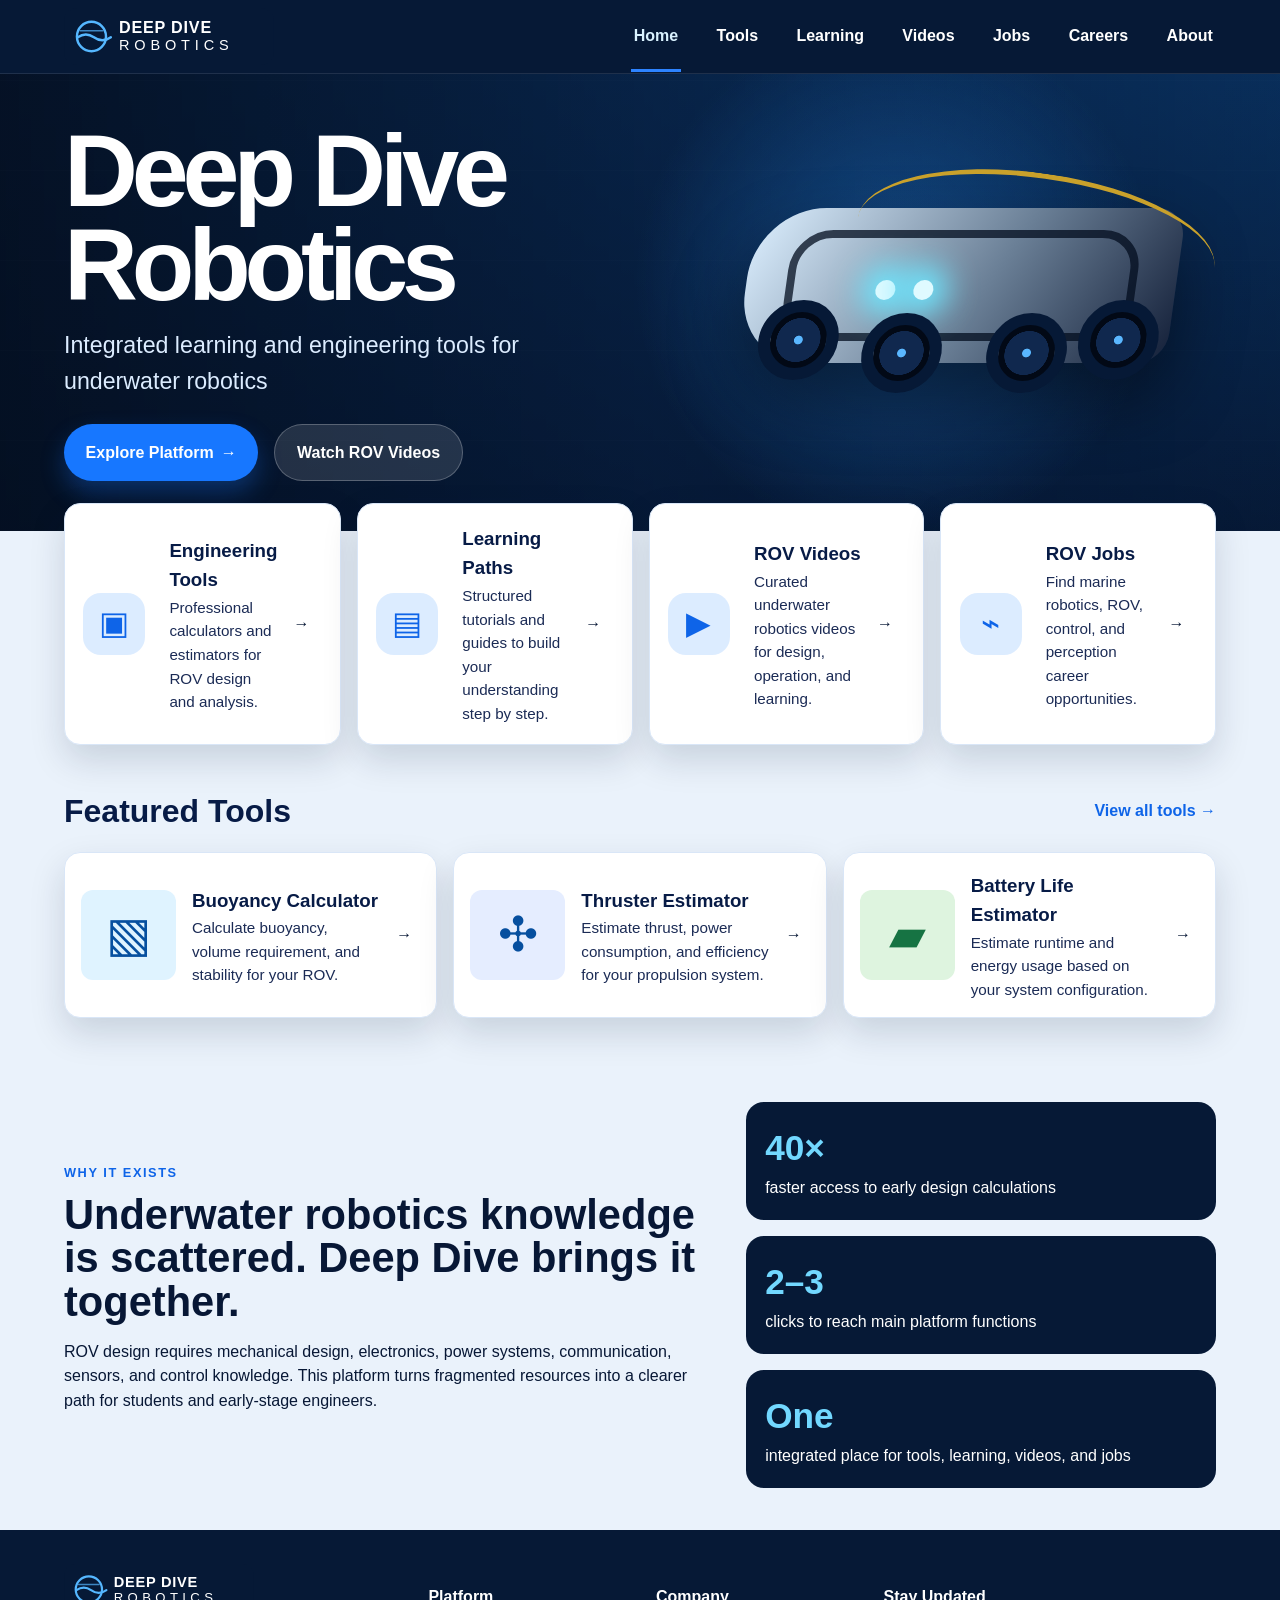
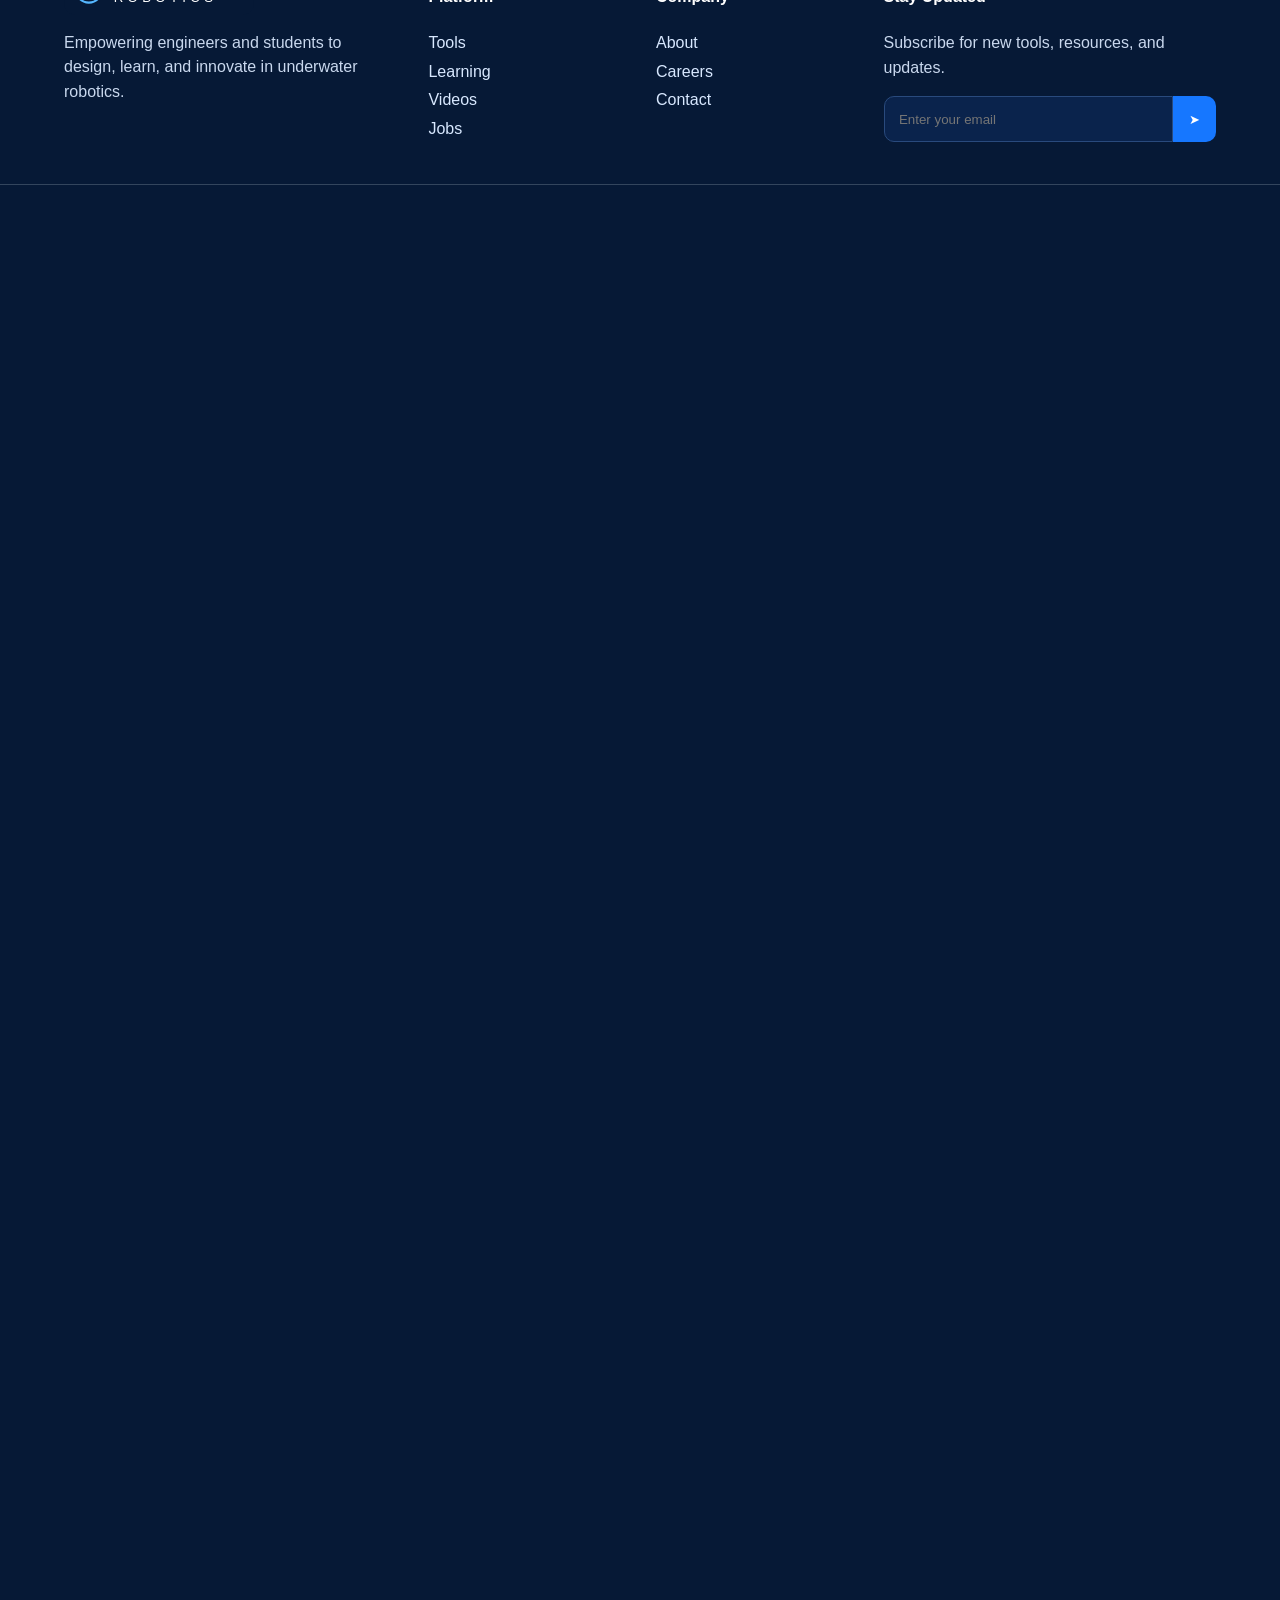
<file: index.html>
<!DOCTYPE html>
<html lang="en">
<head>
  <meta charset="UTF-8" />
  <meta name="viewport" content="width=device-width, initial-scale=1.0" />
  <title>Deep Dive Robotics</title>
  <meta name="description" content="Integrated learning and engineering tools for underwater robotics." />
  <link rel="stylesheet" href="style.css" />
</head>
<body data-page="home">
  <div class="page-transition"></div>

  <nav class="topbar">
    <a class="brand" href="index.html" aria-label="Deep Dive Robotics home">
      <img src="deepdive-logo.svg" alt="Deep Dive Robotics logo" />
    </a>
    <button class="nav-toggle" aria-label="Toggle menu">☰</button>
    <ul class="nav-menu">
      <li><a class="active" href="index.html">Home</a></li>
      <li><a href="tools.html">Tools</a></li>
      <li><a href="learning.html">Learning</a></li>
      <li><a href="videos.html">Videos</a></li>
      <li><a href="jobs.html">Jobs</a></li>
      <li><a href="careers.html">Careers</a></li>
      <li><a href="about.html">About</a></li>
    </ul>
  </nav>

  <header class="hero-ui">
    <div class="hero-text">
      <h1>Deep Dive<br />Robotics</h1>
      <p>Integrated learning and engineering tools for underwater robotics</p>
      <div class="hero-actions">
        <a class="btn primary" href="tools.html">Explore Platform <span>→</span></a>
        <a class="btn ghost" href="videos.html">Watch ROV Videos</a>
      </div>
    </div>
    <div class="rov-visual" aria-hidden="true">
      <div class="rov-body">
        <span class="light one"></span>
        <span class="light two"></span>
        <span class="thruster t1"></span>
        <span class="thruster t2"></span>
        <span class="thruster t3"></span>
        <span class="thruster t4"></span>
      </div>
      <div class="cable"></div>
    </div>
  </header>

  <main>
    <section class="quick-cards">
      <a class="quick-card" href="tools.html">
        <div class="quick-icon">▣</div>
        <div><h3>Engineering Tools</h3><p>Professional calculators and estimators for ROV design and analysis.</p></div>
        <span>→</span>
      </a>
      <a class="quick-card" href="learning.html">
        <div class="quick-icon">▤</div>
        <div><h3>Learning Paths</h3><p>Structured tutorials and guides to build your understanding step by step.</p></div>
        <span>→</span>
      </a>
      <a class="quick-card" href="videos.html">
        <div class="quick-icon">▶</div>
        <div><h3>ROV Videos</h3><p>Curated underwater robotics videos for design, operation, and learning.</p></div>
        <span>→</span>
      </a>
      <a class="quick-card" href="jobs.html">
        <div class="quick-icon">⌁</div>
        <div><h3>ROV Jobs</h3><p>Find marine robotics, ROV, control, and perception career opportunities.</p></div>
        <span>→</span>
      </a>
    </section>

    <section class="featured">
      <div class="section-title-row">
        <h2>Featured Tools</h2>
        <a href="tools.html">View all tools →</a>
      </div>
      <div class="tool-preview-grid">
        <a class="tool-preview" href="tools.html#buoyancy">
          <div class="tool-art buoy">▧</div>
          <div><h3>Buoyancy Calculator</h3><p>Calculate buoyancy, volume requirement, and stability for your ROV.</p></div>
          <span>→</span>
        </a>
        <a class="tool-preview" href="tools.html#thruster">
          <div class="tool-art thr">✣</div>
          <div><h3>Thruster Estimator</h3><p>Estimate thrust, power consumption, and efficiency for your propulsion system.</p></div>
          <span>→</span>
        </a>
        <a class="tool-preview" href="tools.html#battery">
          <div class="tool-art batt">▰</div>
          <div><h3>Battery Life Estimator</h3><p>Estimate runtime and energy usage based on your system configuration.</p></div>
          <span>→</span>
        </a>
      </div>
    </section>

    <section class="home-story">
      <div>
        <span class="mini-label">Why it exists</span>
        <h2>Underwater robotics knowledge is scattered. Deep Dive brings it together.</h2>
        <p>ROV design requires mechanical design, electronics, power systems, communication, sensors, and control knowledge. This platform turns fragmented resources into a clearer path for students and early-stage engineers.</p>
      </div>
      <div class="metric-boxes">
        <div><strong>40×</strong><span>faster access to early design calculations</span></div>
        <div><strong>2–3</strong><span>clicks to reach main platform functions</span></div>
        <div><strong>One</strong><span>integrated place for tools, learning, videos, and jobs</span></div>
      </div>
    </section>
  </main>

  <footer class="site-footer">
    <div>
      <img src="deepdive-logo.svg" alt="Deep Dive Robotics logo" />
      <p>Empowering engineers and students to design, learn, and innovate in underwater robotics.</p>
    </div>
    <div><h4>Platform</h4><a href="tools.html">Tools</a><a href="learning.html">Learning</a><a href="videos.html">Videos</a><a href="jobs.html">Jobs</a></div>
    <div><h4>Company</h4><a href="about.html">About</a><a href="careers.html">Careers</a><a href="careers.html#apply">Contact</a></div>
    <div><h4>Stay Updated</h4><p>Subscribe for new tools, resources, and updates.</p><form class="subscribe subscribe-form"><input type="email" name="email" placeholder="Enter your email" required /><button type="submit">➤</button></form><p class="subscribe-message"></p></div>
  </footer>

  <script src="script.js"></script>
</body>
</html>
</file>
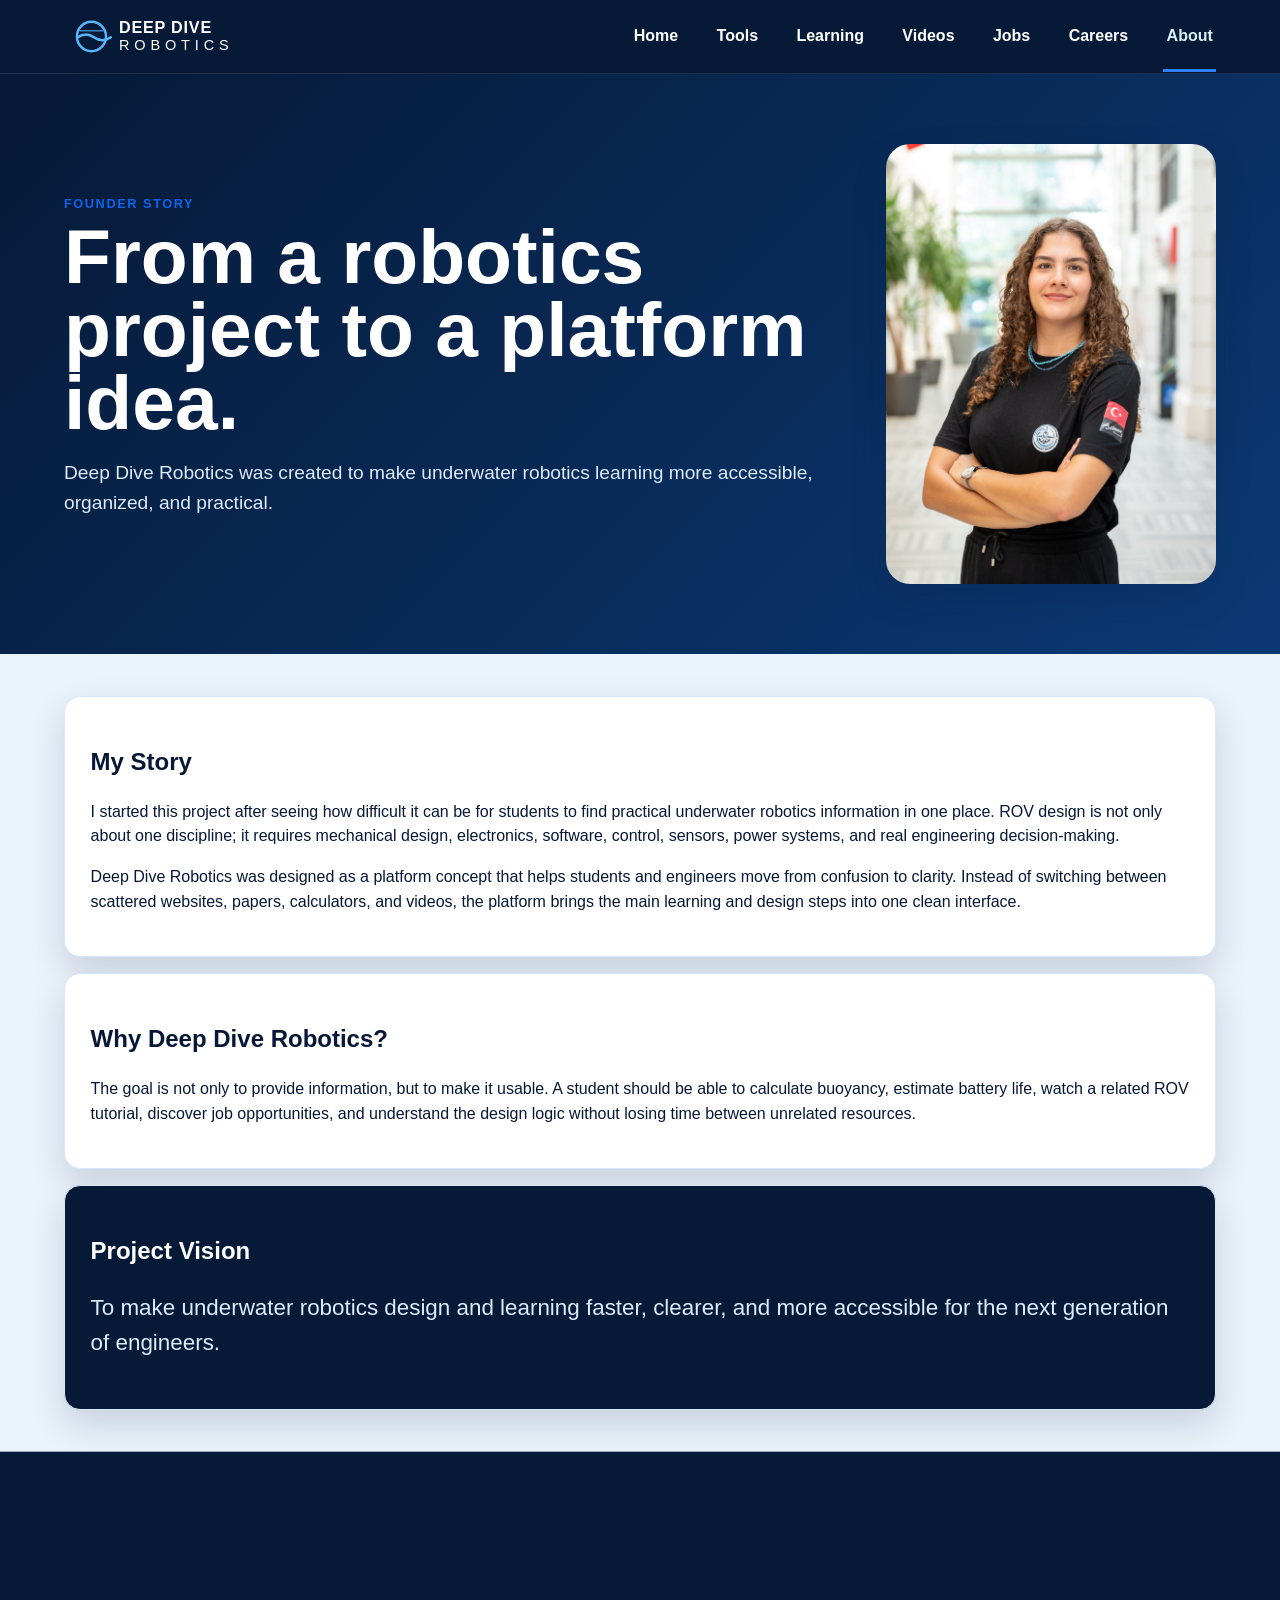
<file: about.html>
<!DOCTYPE html>
<html lang="en">
<head><meta charset="UTF-8" /><meta name="viewport" content="width=device-width, initial-scale=1.0" /><title>About — Deep Dive Robotics</title><link rel="stylesheet" href="style.css" /></head>
<body data-page="about">
<div class="page-transition"></div>
<nav class="topbar"><a class="brand" href="index.html"><img src="deepdive-logo.svg" alt="Deep Dive Robotics logo" /></a><button class="nav-toggle" aria-label="Toggle menu">☰</button><ul class="nav-menu"><li><a href="index.html">Home</a></li><li><a href="tools.html">Tools</a></li><li><a href="learning.html">Learning</a></li><li><a href="videos.html">Videos</a></li><li><a href="jobs.html">Jobs</a></li><li><a href="careers.html">Careers</a></li><li><a class="active" href="about.html">About</a></li></ul></nav>
<header class="page-hero about-hero">
  <div><span class="mini-label">Founder story</span><h1>From a robotics project to a platform idea.</h1><p>Deep Dive Robotics was created to make underwater robotics learning more accessible, organized, and practical.</p></div>
  <img src="founder.jpg" alt="Founder photo" />
</header>
<main class="about-story">
  <section><h2>My Story</h2><p>I started this project after seeing how difficult it can be for students to find practical underwater robotics information in one place. ROV design is not only about one discipline; it requires mechanical design, electronics, software, control, sensors, power systems, and real engineering decision-making.</p><p>Deep Dive Robotics was designed as a platform concept that helps students and engineers move from confusion to clarity. Instead of switching between scattered websites, papers, calculators, and videos, the platform brings the main learning and design steps into one clean interface.</p></section>
  <section><h2>Why Deep Dive Robotics?</h2><p>The goal is not only to provide information, but to make it usable. A student should be able to calculate buoyancy, estimate battery life, watch a related ROV tutorial, discover job opportunities, and understand the design logic without losing time between unrelated resources.</p></section>
  <section class="quote-box"><h2>Project Vision</h2><p>To make underwater robotics design and learning faster, clearer, and more accessible for the next generation of engineers.</p></section>
</main>
<script src="script.js"></script>
</body></html>
</file>
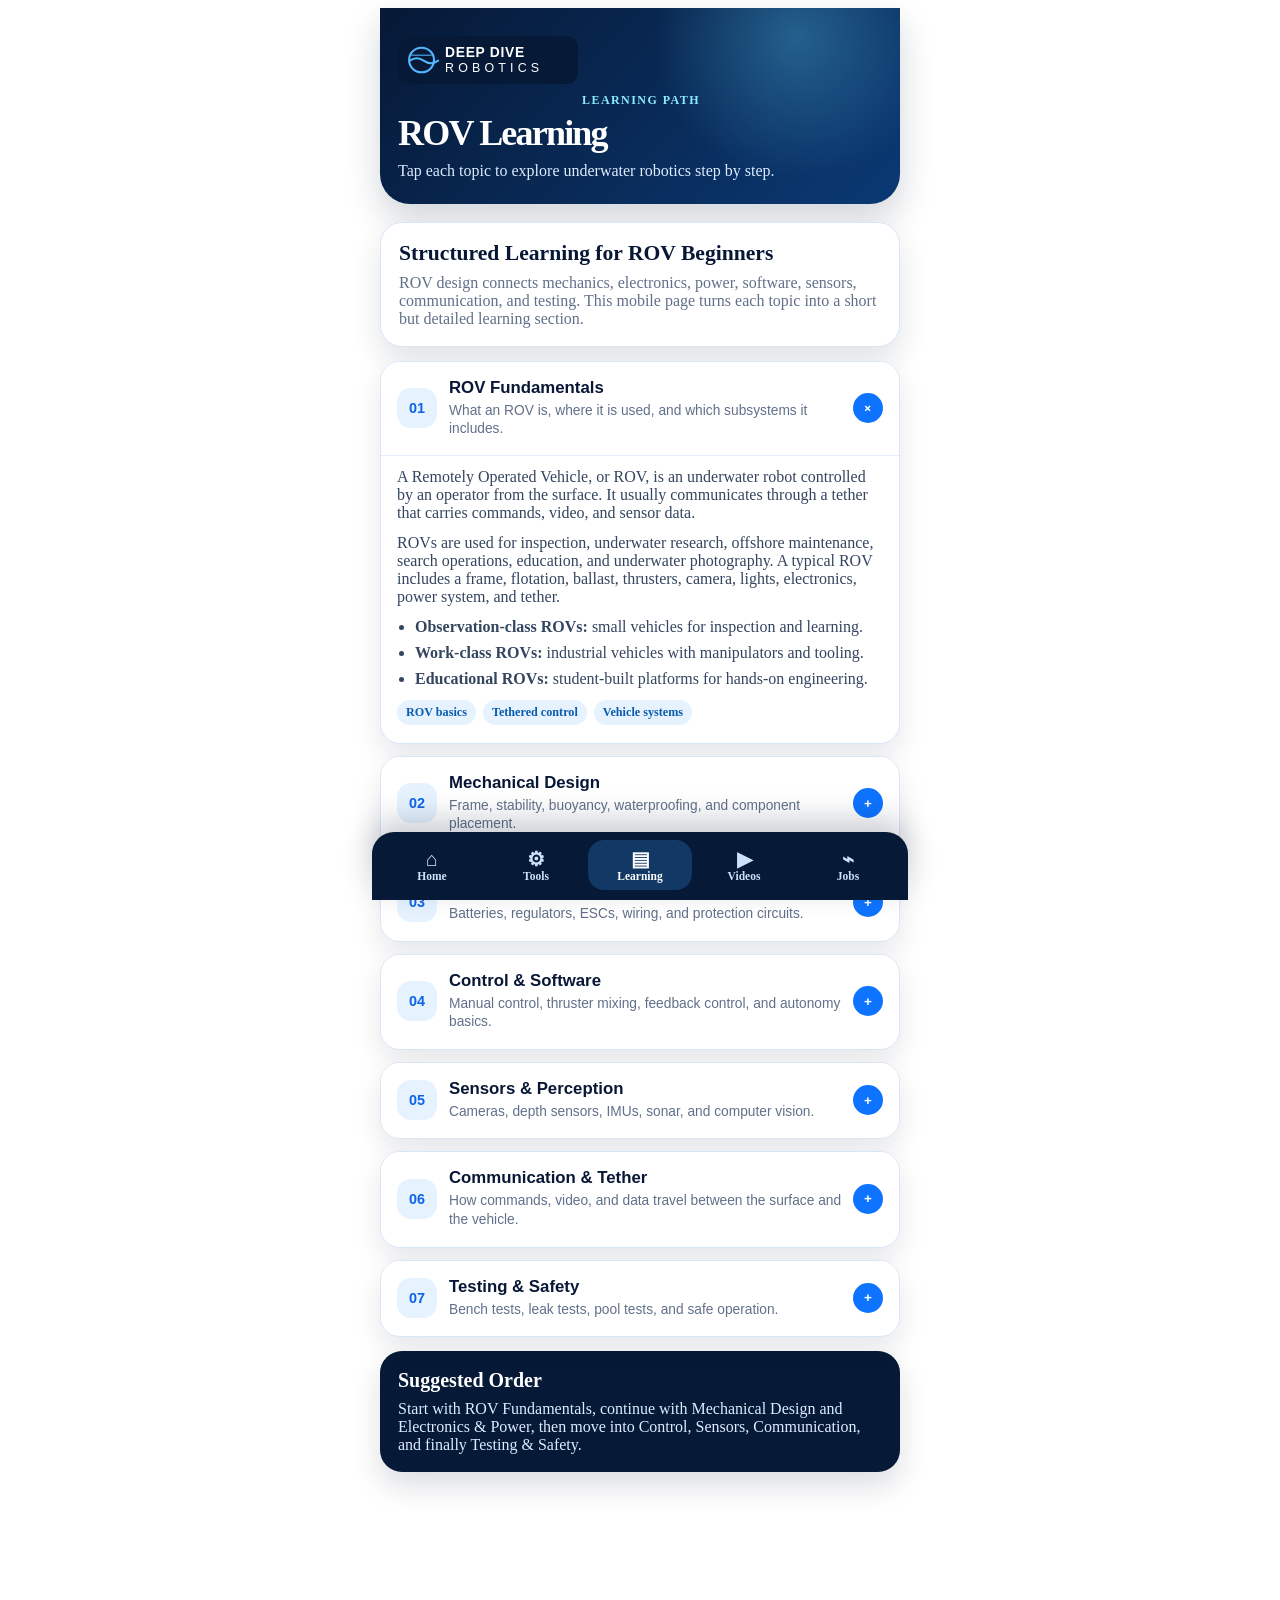
<file: app_learning.html>
<!DOCTYPE html>
<html lang="en">
<head>
  <meta charset="UTF-8" />
  <meta name="viewport" content="width=device-width, initial-scale=1.0" />

  <title>Learning — Deep Dive Robotics App</title>
  <meta name="theme-color" content="#061936" />
  <link rel="manifest" href="manifest.json" />
  <link rel="apple-touch-icon" href="deepdive-logo.svg" />
  <link rel="stylesheet" href="app.css" />

  <style>
    body {
      padding-bottom: 92px;
    }

    .mobile-learning-header {
      background:
        radial-gradient(circle at 80% 15%, rgba(98, 214, 255, .30), transparent 32%),
        linear-gradient(135deg, #061936, #0b3974);
      color: white;
      padding: 28px 18px 24px;
      border-radius: 0 0 30px 30px;
      box-shadow: 0 16px 35px rgba(4, 22, 50, .18);
      margin-bottom: 18px;
    }

    .mobile-learning-header img {
      width: 180px;
      margin-bottom: 20px;
    }

    .mobile-learning-header span {
      display: inline-block;
      color: #8eeaff;
      text-transform: uppercase;
      letter-spacing: .12em;
      font-weight: 900;
      font-size: .75rem;
      margin-bottom: 8px;
    }

    .mobile-learning-header h1 {
      margin: 0 0 10px;
      font-size: 2.25rem;
      line-height: .98;
      letter-spacing: -.05em;
    }

    .mobile-learning-header p {
      margin: 0;
      color: #dcecff;
      font-size: 1rem;
    }

    .learning-app-content {
      max-width: 520px;
      margin: 0 auto;
      padding: 0 16px 28px;
    }

    .learning-app-intro {
      background: white;
      border: 1px solid #d9e6f7;
      border-radius: 22px;
      padding: 18px;
      box-shadow: 0 14px 30px rgba(4, 22, 50, .12);
      margin-bottom: 14px;
    }

    .learning-app-intro h2 {
      margin: 0 0 8px;
      color: #071735;
      font-size: 1.35rem;
    }

    .learning-app-intro p {
      margin: 0;
      color: #61708a;
    }

    .mobile-accordion {
      display: grid;
      gap: 12px;
    }

    .mobile-accordion-item {
      background: white;
      border: 1px solid #d9e6f7;
      border-radius: 20px;
      overflow: hidden;
      box-shadow: 0 12px 28px rgba(4, 22, 50, .10);
    }

    .mobile-accordion-btn {
      width: 100%;
      border: 0;
      background: white;
      display: grid;
      grid-template-columns: 42px 1fr 30px;
      gap: 10px;
      align-items: center;
      text-align: left;
      padding: 16px;
      cursor: pointer;
    }

    .mobile-num {
      width: 40px;
      height: 40px;
      border-radius: 14px;
      background: #e6f3ff;
      color: #0e64e8;
      display: grid;
      place-items: center;
      font-weight: 900;
      font-size: .9rem;
    }

    .mobile-title h3 {
      margin: 0 0 4px;
      color: #071735;
      font-size: 1.05rem;
    }

    .mobile-title p {
      margin: 0;
      color: #61708a;
      font-size: .86rem;
      line-height: 1.35;
    }

    .mobile-plus {
      width: 30px;
      height: 30px;
      border-radius: 50%;
      background: #0e74ff;
      color: white;
      display: grid;
      place-items: center;
      font-weight: 900;
      transition: transform .25s ease;
    }

    .mobile-accordion-item.open .mobile-plus {
      transform: rotate(45deg);
    }

    .mobile-accordion-content {
      max-height: 0;
      overflow: hidden;
      transition: max-height .35s ease;
      border-top: 1px solid transparent;
    }

    .mobile-accordion-item.open .mobile-accordion-content {
      border-top-color: #e4edf8;
    }

    .mobile-inner {
      padding: 0 16px 18px;
      color: #34455f;
    }

    .mobile-inner p {
      color: #34455f;
      margin: 12px 0;
    }

    .mobile-inner ul {
      padding-left: 18px;
      margin: 10px 0;
    }

    .mobile-inner li {
      margin: 8px 0;
    }

    .mobile-tags {
      display: flex;
      flex-wrap: wrap;
      gap: 7px;
      margin-top: 12px;
    }

    .mobile-tags span {
      background: #e6f3ff;
      color: #085bae;
      border-radius: 999px;
      padding: 5px 9px;
      font-weight: 800;
      font-size: .76rem;
    }

    .learning-order {
      margin-top: 14px;
      background: #061936;
      color: white;
      border-radius: 22px;
      padding: 18px;
      box-shadow: 0 14px 30px rgba(4, 22, 50, .14);
    }

    .learning-order h2 {
      margin: 0 0 8px;
      color: white;
      font-size: 1.25rem;
    }

    .learning-order p {
      margin: 0;
      color: #dcecff;
    }

    .app-bottom-nav {
      position: fixed;
      left: 50%;
      bottom: 0;
      transform: translateX(-50%);
      width: min(520px, 100%);
      background: #061936;
      display: grid;
      grid-template-columns: repeat(5, 1fr);
      padding: 8px 8px 10px;
      border-radius: 22px 22px 0 0;
      box-shadow: 0 -12px 30px rgba(4,22,50,.22);
      z-index: 20;
    }

    .app-bottom-nav a {
      color: #cfe1fa;
      border-radius: 16px;
      padding: 8px 4px;
      text-align: center;
      font-weight: 800;
      text-decoration: none;
      font-size: .72rem;
    }

    .app-bottom-nav a.active {
      background: #123866;
      color: white;
    }

    .app-bottom-nav span {
      font-size: 1.25rem;
      display: block;
      line-height: 1.1;
    }
  </style>
</head>

<body>
  <main class="learning-app-content">
    <header class="mobile-learning-header">
      <img src="deepdive-logo.svg" alt="Deep Dive Robotics logo" />
      <span>Learning path</span>
      <h1>ROV Learning</h1>
      <p>Tap each topic to explore underwater robotics step by step.</p>
    </header>

    <section class="learning-app-intro">
      <h2>Structured Learning for ROV Beginners</h2>
      <p>
        ROV design connects mechanics, electronics, power, software, sensors, communication, and testing.
        This mobile page turns each topic into a short but detailed learning section.
      </p>
    </section>

    <section class="mobile-accordion">

      <article class="mobile-accordion-item open">
        <button class="mobile-accordion-btn" type="button">
          <span class="mobile-num">01</span>
          <span class="mobile-title">
            <h3>ROV Fundamentals</h3>
            <p>What an ROV is, where it is used, and which subsystems it includes.</p>
          </span>
          <span class="mobile-plus">+</span>
        </button>
        <div class="mobile-accordion-content">
          <div class="mobile-inner">
            <p>
              A Remotely Operated Vehicle, or ROV, is an underwater robot controlled by an operator from the surface.
              It usually communicates through a tether that carries commands, video, and sensor data.
            </p>
            <p>
              ROVs are used for inspection, underwater research, offshore maintenance, search operations, education,
              and underwater photography. A typical ROV includes a frame, flotation, ballast, thrusters, camera,
              lights, electronics, power system, and tether.
            </p>
            <ul>
              <li><b>Observation-class ROVs:</b> small vehicles for inspection and learning.</li>
              <li><b>Work-class ROVs:</b> industrial vehicles with manipulators and tooling.</li>
              <li><b>Educational ROVs:</b> student-built platforms for hands-on engineering.</li>
            </ul>
            <div class="mobile-tags"><span>ROV basics</span><span>Tethered control</span><span>Vehicle systems</span></div>
          </div>
        </div>
      </article>

      <article class="mobile-accordion-item">
        <button class="mobile-accordion-btn" type="button">
          <span class="mobile-num">02</span>
          <span class="mobile-title">
            <h3>Mechanical Design</h3>
            <p>Frame, stability, buoyancy, waterproofing, and component placement.</p>
          </span>
          <span class="mobile-plus">+</span>
        </button>
        <div class="mobile-accordion-content">
          <div class="mobile-inner">
            <p>
              Mechanical design determines how strong, stable, and practical the ROV will be.
              The frame carries thrusters, electronics housings, cameras, lights, and payloads while protecting them from impacts.
            </p>
            <p>
              Stability is a key design goal. The center of buoyancy should generally be above the center of gravity.
              Batteries and heavy parts are usually placed lower, while flotation is placed higher to reduce rolling.
            </p>
            <ul>
              <li><b>Frame:</b> supports and protects the vehicle.</li>
              <li><b>Buoyancy:</b> balances the vehicle weight.</li>
              <li><b>Ballast:</b> fine-tunes neutral buoyancy.</li>
              <li><b>Waterproofing:</b> protects electronics through sealed enclosures and connectors.</li>
            </ul>
            <div class="mobile-tags"><span>Frame</span><span>Buoyancy</span><span>Stability</span><span>Waterproofing</span></div>
          </div>
        </div>
      </article>

      <article class="mobile-accordion-item">
        <button class="mobile-accordion-btn" type="button">
          <span class="mobile-num">03</span>
          <span class="mobile-title">
            <h3>Electronics & Power</h3>
            <p>Batteries, regulators, ESCs, wiring, and protection circuits.</p>
          </span>
          <span class="mobile-plus">+</span>
        </button>
        <div class="mobile-accordion-content">
          <div class="mobile-inner">
            <p>
              The electronics system powers and controls the ROV. A typical setup includes a battery or surface power supply,
              voltage regulators, ESCs, a controller, sensors, camera, and communication hardware.
            </p>
            <p>
              Underwater electronics must be designed carefully because leakage, current spikes, voltage drop, and overheating
              can damage the system. Good wiring, fuses, waterproof connectors, and emergency stop functions improve safety.
            </p>
            <ul>
              <li><b>Battery capacity:</b> affects runtime and vehicle weight.</li>
              <li><b>Regulators:</b> convert voltage for sensors and computers.</li>
              <li><b>ESCs:</b> control brushless thrusters.</li>
              <li><b>Protection:</b> fuses and emergency stops reduce risk.</li>
            </ul>
            <div class="mobile-tags"><span>Battery</span><span>ESC</span><span>Power</span><span>Safety</span></div>
          </div>
        </div>
      </article>

      <article class="mobile-accordion-item">
        <button class="mobile-accordion-btn" type="button">
          <span class="mobile-num">04</span>
          <span class="mobile-title">
            <h3>Control & Software</h3>
            <p>Manual control, thruster mixing, feedback control, and autonomy basics.</p>
          </span>
          <span class="mobile-plus">+</span>
        </button>
        <div class="mobile-accordion-content">
          <div class="mobile-inner">
            <p>
              Control software converts joystick or mission commands into thruster outputs. In a simple ROV, commands
              such as forward, vertical movement, yaw, and lateral motion are mixed across multiple thrusters.
            </p>
            <p>
              More advanced systems use feedback from sensors such as depth sensors and IMUs. These sensors can support
              functions such as depth hold, heading hold, station keeping, visual tracking, or basic autonomy.
            </p>
            <ul>
              <li><b>Manual mode:</b> operator directly controls movement.</li>
              <li><b>Thruster mixing:</b> distributes commands to each motor.</li>
              <li><b>Feedback control:</b> maintains depth, heading, or position.</li>
              <li><b>Autonomy:</b> adds perception and decision-making.</li>
            </ul>
            <div class="mobile-tags"><span>Joystick</span><span>PID</span><span>Thruster mixing</span><span>Autonomy</span></div>
          </div>
        </div>
      </article>

      <article class="mobile-accordion-item">
        <button class="mobile-accordion-btn" type="button">
          <span class="mobile-num">05</span>
          <span class="mobile-title">
            <h3>Sensors & Perception</h3>
            <p>Cameras, depth sensors, IMUs, sonar, and computer vision.</p>
          </span>
          <span class="mobile-plus">+</span>
        </button>
        <div class="mobile-accordion-content">
          <div class="mobile-inner">
            <p>
              Sensors help the ROV understand both its own motion and the underwater environment. Cameras provide visual
              feedback, depth sensors measure vertical position, and IMUs estimate orientation.
            </p>
            <p>
              Advanced ROVs can use sonar and computer vision for navigation, mapping, inspection, and object detection.
              Underwater perception is difficult because visibility, lighting, particles, and color loss can reduce image quality.
            </p>
            <ul>
              <li><b>Camera:</b> live view for piloting and inspection.</li>
              <li><b>Depth sensor:</b> depth monitoring and depth hold.</li>
              <li><b>IMU:</b> roll, pitch, and yaw estimation.</li>
              <li><b>Sonar:</b> object detection in poor visibility.</li>
            </ul>
            <div class="mobile-tags"><span>Camera</span><span>IMU</span><span>Depth</span><span>Sonar</span></div>
          </div>
        </div>
      </article>

      <article class="mobile-accordion-item">
        <button class="mobile-accordion-btn" type="button">
          <span class="mobile-num">06</span>
          <span class="mobile-title">
            <h3>Communication & Tether</h3>
            <p>How commands, video, and data travel between the surface and the vehicle.</p>
          </span>
          <span class="mobile-plus">+</span>
        </button>
        <div class="mobile-accordion-content">
          <div class="mobile-inner">
            <p>
              Most ROVs use a tether because radio signals do not travel well underwater. The tether may carry power,
              control data, video, and sensor information between the vehicle and the surface station.
            </p>
            <p>
              Tether design affects movement, drag, and reliability. A good tether should be strong, flexible, and easy to manage.
              Advanced systems may use Ethernet, fiber optics, or surface power transmission.
            </p>
            <ul>
              <li><b>Control data:</b> sends pilot commands.</li>
              <li><b>Video stream:</b> returns camera feed.</li>
              <li><b>Power:</b> onboard battery or surface supply.</li>
              <li><b>Tether management:</b> prevents tangling and excessive drag.</li>
            </ul>
            <div class="mobile-tags"><span>Tether</span><span>Ethernet</span><span>Video</span><span>Surface station</span></div>
          </div>
        </div>
      </article>

      <article class="mobile-accordion-item">
        <button class="mobile-accordion-btn" type="button">
          <span class="mobile-num">07</span>
          <span class="mobile-title">
            <h3>Testing & Safety</h3>
            <p>Bench tests, leak tests, pool tests, and safe operation.</p>
          </span>
          <span class="mobile-plus">+</span>
        </button>
        <div class="mobile-accordion-content">
          <div class="mobile-inner">
            <p>
              Testing should begin before the ROV enters water. Electronics, wiring, motor direction, camera feed,
              and communication should be verified on the bench. Waterproof enclosures should be checked before powering the system underwater.
            </p>
            <p>
              Water tests should start in a controlled pool or tank. First tests should focus on buoyancy, stability,
              basic movement, and emergency stop behavior. After each test, the vehicle should be inspected for leaks and damage.
            </p>
            <ul>
              <li><b>Bench test:</b> verify electronics and software.</li>
              <li><b>Leak test:</b> check enclosures and connectors.</li>
              <li><b>Pool test:</b> validate buoyancy and control.</li>
              <li><b>Safety:</b> use fuses, emergency stop, and supervision.</li>
            </ul>
            <div class="mobile-tags"><span>Leak test</span><span>Pool test</span><span>Safety</span><span>Checklist</span></div>
          </div>
        </div>
      </article>

    </section>

    <section class="learning-order">
      <h2>Suggested Order</h2>
      <p>
        Start with ROV Fundamentals, continue with Mechanical Design and Electronics & Power,
        then move into Control, Sensors, Communication, and finally Testing & Safety.
      </p>
    </section>
  </main>

  <nav class="app-bottom-nav">
    <a href="index.html"><span>⌂</span>Home</a>
    <a href="index.html#tools"><span>⚙</span>Tools</a>
    <a class="active" href="learning.html"><span>▤</span>Learning</a>
    <a href="index.html#videos"><span>▶</span>Videos</a>
    <a href="index.html#jobs"><span>⌁</span>Jobs</a>
  </nav>

  <script>
    if ("serviceWorker" in navigator) {
      window.addEventListener("load", () => {
        navigator.serviceWorker.register("./sw.js");
      });
    }

    document.querySelectorAll('.mobile-accordion-item').forEach((item) => {
      const button = item.querySelector('.mobile-accordion-btn');
      const content = item.querySelector('.mobile-accordion-content');

      function setHeight() {
        if (item.classList.contains('open')) {
          content.style.maxHeight = content.scrollHeight + 'px';
        } else {
          content.style.maxHeight = '0px';
        }
      }

      button.addEventListener('click', () => {
        item.classList.toggle('open');
        setHeight();
      });

      setHeight();
      window.addEventListener('resize', setHeight);
    });
  </script>
</body>
</html>
</file>
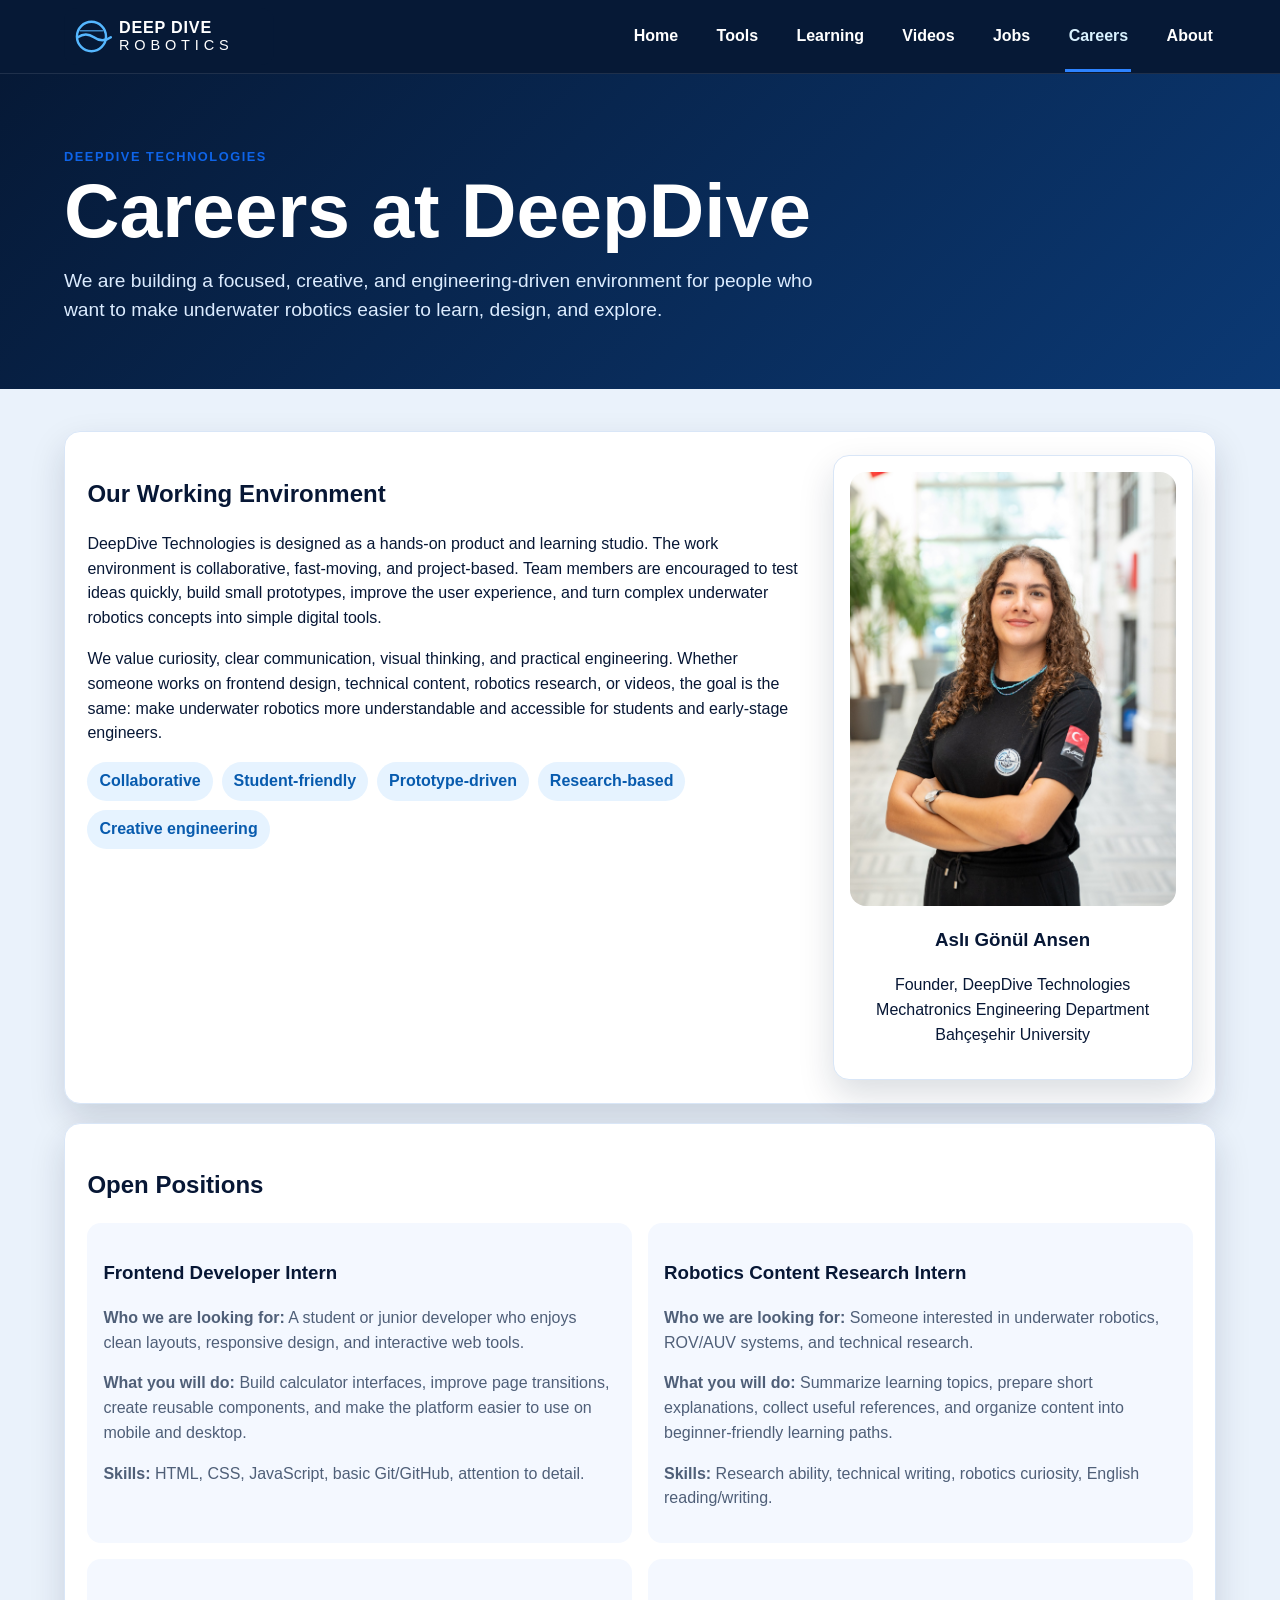
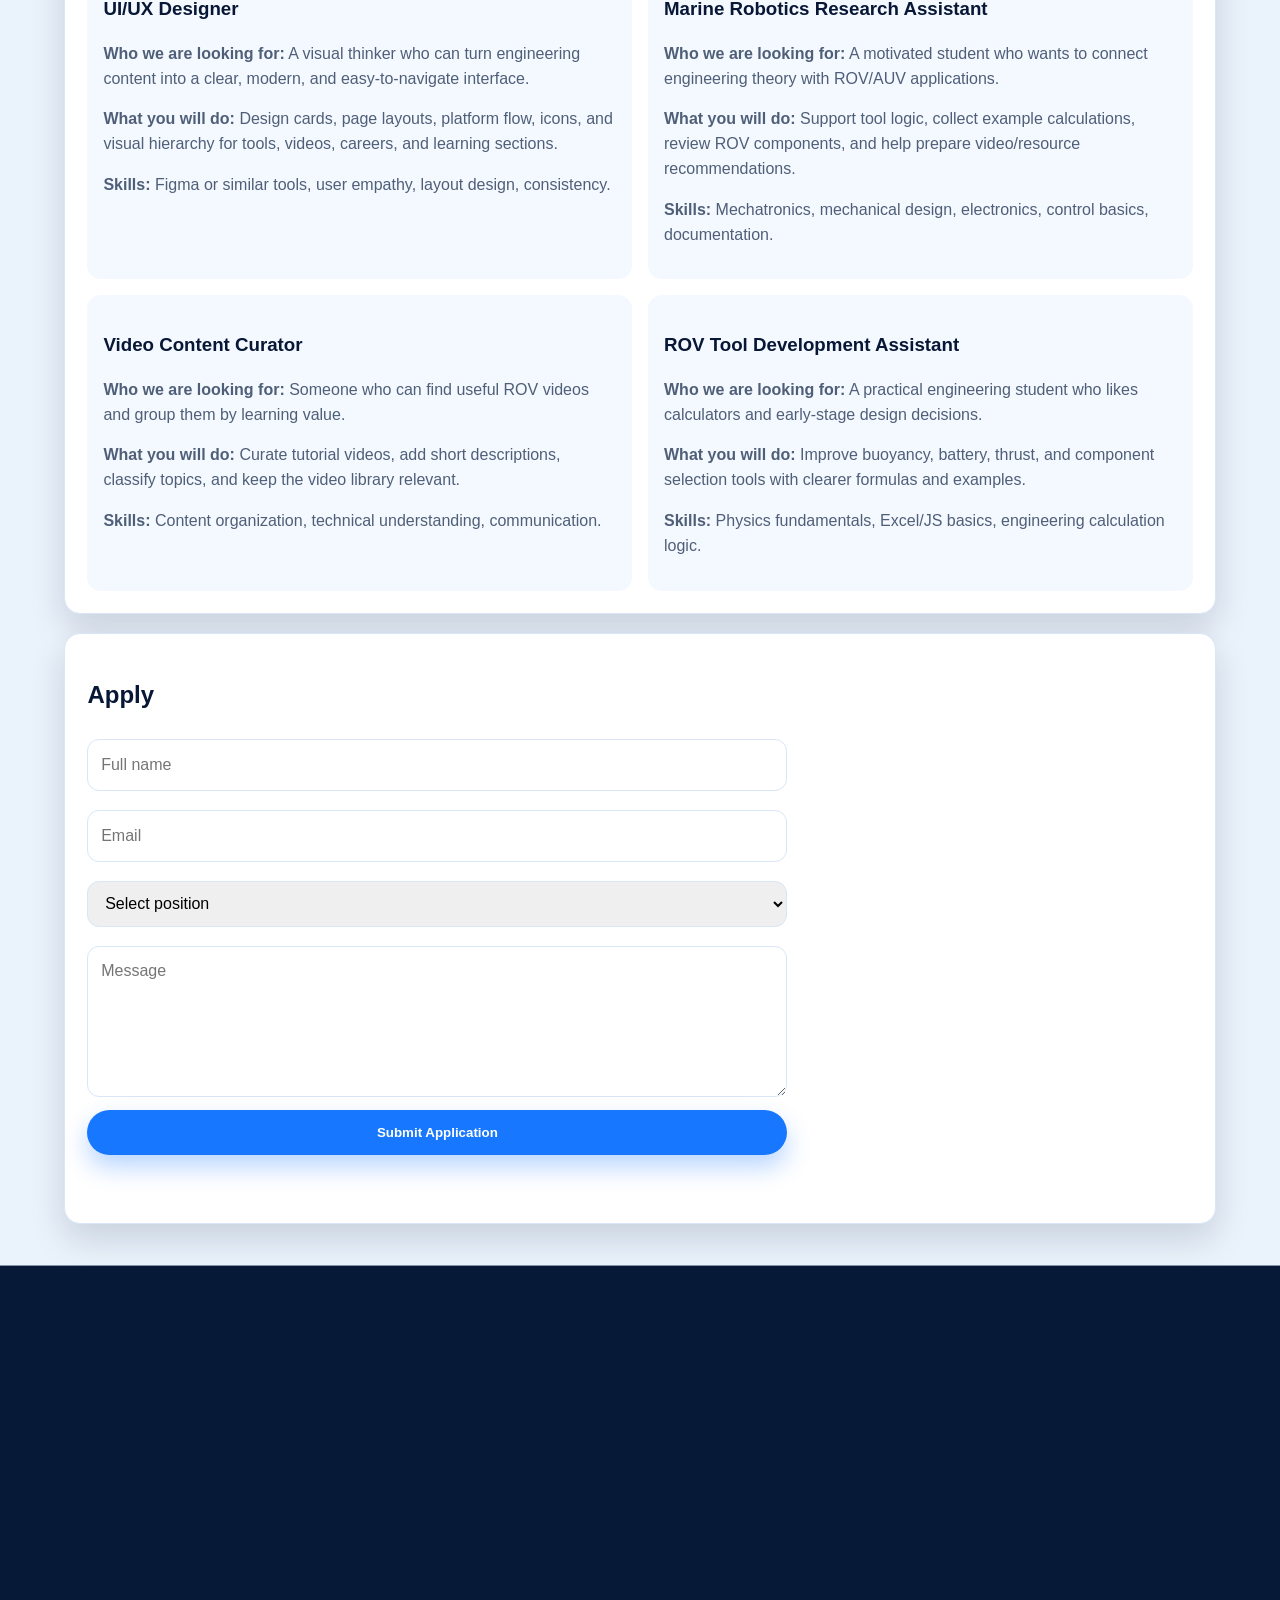
<file: careers.html>
<!DOCTYPE html>
<html lang="en">
<head><meta charset="UTF-8" /><meta name="viewport" content="width=device-width, initial-scale=1.0" /><title>Careers — DeepDive Technologies</title><link rel="stylesheet" href="style.css" /></head>
<body data-page="careers">
<div class="page-transition"></div>
<nav class="topbar"><a class="brand" href="index.html"><img src="deepdive-logo.svg" alt="Deep Dive Robotics logo" /></a><button class="nav-toggle" aria-label="Toggle menu">☰</button><ul class="nav-menu"><li><a href="index.html">Home</a></li><li><a href="tools.html">Tools</a></li><li><a href="learning.html">Learning</a></li><li><a href="videos.html">Videos</a></li><li><a href="jobs.html">Jobs</a></li><li><a class="active" href="careers.html">Careers</a></li><li><a href="about.html">About</a></li></ul></nav>

<header class="page-hero clean"><span class="mini-label">DeepDive Technologies</span><h1>Careers at DeepDive</h1><p>We are building a focused, creative, and engineering-driven environment for people who want to make underwater robotics easier to learn, design, and explore.</p></header>

<main class="careers-layout">
  <section class="career-story">
    <div>
      <h2>Our Working Environment</h2>
      <p>DeepDive Technologies is designed as a hands-on product and learning studio. The work environment is collaborative, fast-moving, and project-based. Team members are encouraged to test ideas quickly, build small prototypes, improve the user experience, and turn complex underwater robotics concepts into simple digital tools.</p>
      <p>We value curiosity, clear communication, visual thinking, and practical engineering. Whether someone works on frontend design, technical content, robotics research, or videos, the goal is the same: make underwater robotics more understandable and accessible for students and early-stage engineers.</p>
      <div class="work-values">
        <span>Collaborative</span><span>Student-friendly</span><span>Prototype-driven</span><span>Research-based</span><span>Creative engineering</span>
      </div>
    </div>
    <div class="founder-card"><img src="founder.jpg" alt="Founder photo" /><h3>Aslı Gönül Ansen</h3><p>Founder, DeepDive Technologies<br />Mechatronics Engineering Department<br />Bahçeşehir University</p></div>
  </section>

  <section class="positions"><h2>Open Positions</h2>
    <div class="position-grid detailed">
      <article><h3>Frontend Developer Intern</h3><p><b>Who we are looking for:</b> A student or junior developer who enjoys clean layouts, responsive design, and interactive web tools.</p><p><b>What you will do:</b> Build calculator interfaces, improve page transitions, create reusable components, and make the platform easier to use on mobile and desktop.</p><p><b>Skills:</b> HTML, CSS, JavaScript, basic Git/GitHub, attention to detail.</p></article>
      <article><h3>Robotics Content Research Intern</h3><p><b>Who we are looking for:</b> Someone interested in underwater robotics, ROV/AUV systems, and technical research.</p><p><b>What you will do:</b> Summarize learning topics, prepare short explanations, collect useful references, and organize content into beginner-friendly learning paths.</p><p><b>Skills:</b> Research ability, technical writing, robotics curiosity, English reading/writing.</p></article>
      <article><h3>UI/UX Designer</h3><p><b>Who we are looking for:</b> A visual thinker who can turn engineering content into a clear, modern, and easy-to-navigate interface.</p><p><b>What you will do:</b> Design cards, page layouts, platform flow, icons, and visual hierarchy for tools, videos, careers, and learning sections.</p><p><b>Skills:</b> Figma or similar tools, user empathy, layout design, consistency.</p></article>
      <article><h3>Marine Robotics Research Assistant</h3><p><b>Who we are looking for:</b> A motivated student who wants to connect engineering theory with ROV/AUV applications.</p><p><b>What you will do:</b> Support tool logic, collect example calculations, review ROV components, and help prepare video/resource recommendations.</p><p><b>Skills:</b> Mechatronics, mechanical design, electronics, control basics, documentation.</p></article>
      <article><h3>Video Content Curator</h3><p><b>Who we are looking for:</b> Someone who can find useful ROV videos and group them by learning value.</p><p><b>What you will do:</b> Curate tutorial videos, add short descriptions, classify topics, and keep the video library relevant.</p><p><b>Skills:</b> Content organization, technical understanding, communication.</p></article>
      <article><h3>ROV Tool Development Assistant</h3><p><b>Who we are looking for:</b> A practical engineering student who likes calculators and early-stage design decisions.</p><p><b>What you will do:</b> Improve buoyancy, battery, thrust, and component selection tools with clearer formulas and examples.</p><p><b>Skills:</b> Physics fundamentals, Excel/JS basics, engineering calculation logic.</p></article>
    </div>
  </section>

  <section class="apply" id="apply"><h2>Apply</h2><form id="applicationForm"><input required placeholder="Full name" /><input required type="email" placeholder="Email" /><select required><option value="">Select position</option><option>Frontend Developer Intern</option><option>Robotics Content Research Intern</option><option>UI/UX Designer</option><option>Marine Robotics Research Assistant</option><option>Video Content Curator</option><option>ROV Tool Development Assistant</option></select><textarea rows="5" placeholder="Message"></textarea><button class="btn primary" type="submit">Submit Application</button><p id="applicationMessage"></p></form></section>
</main>
<script src="script.js"></script>
</body></html>
</file>
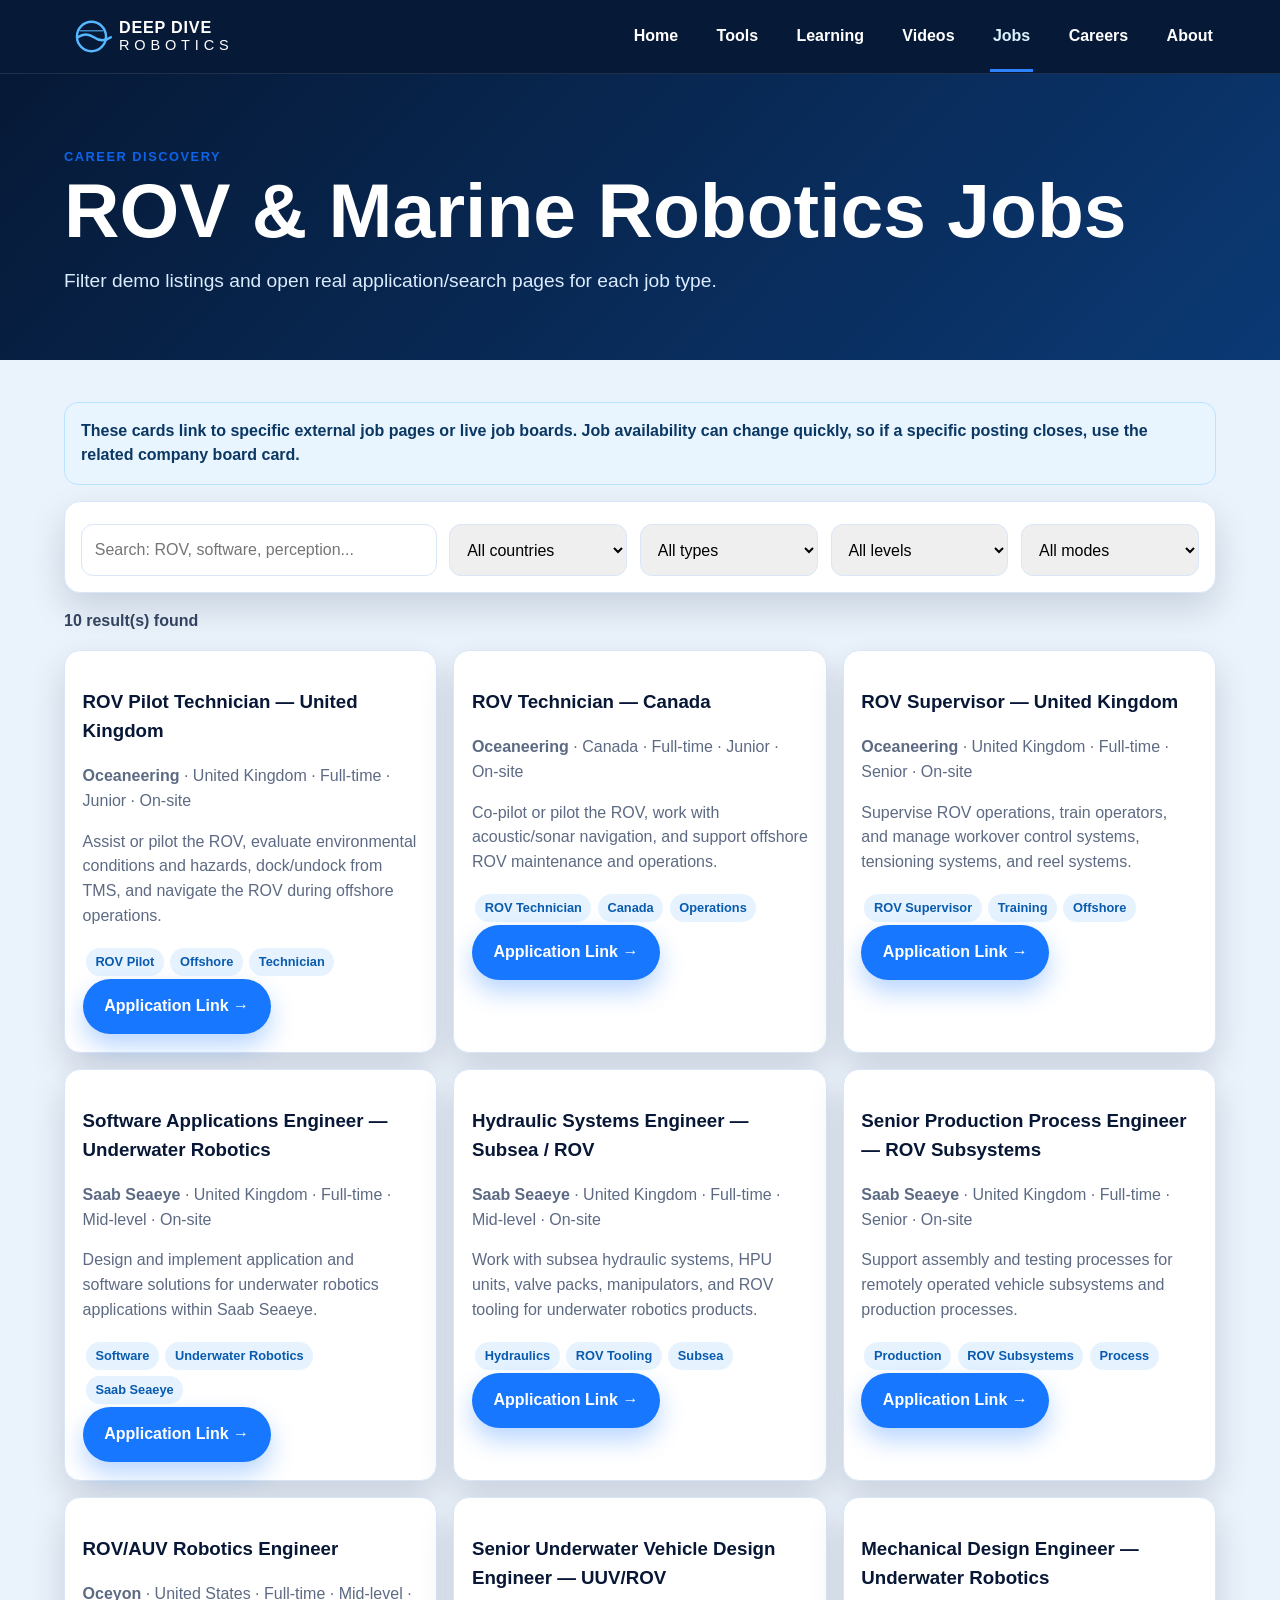
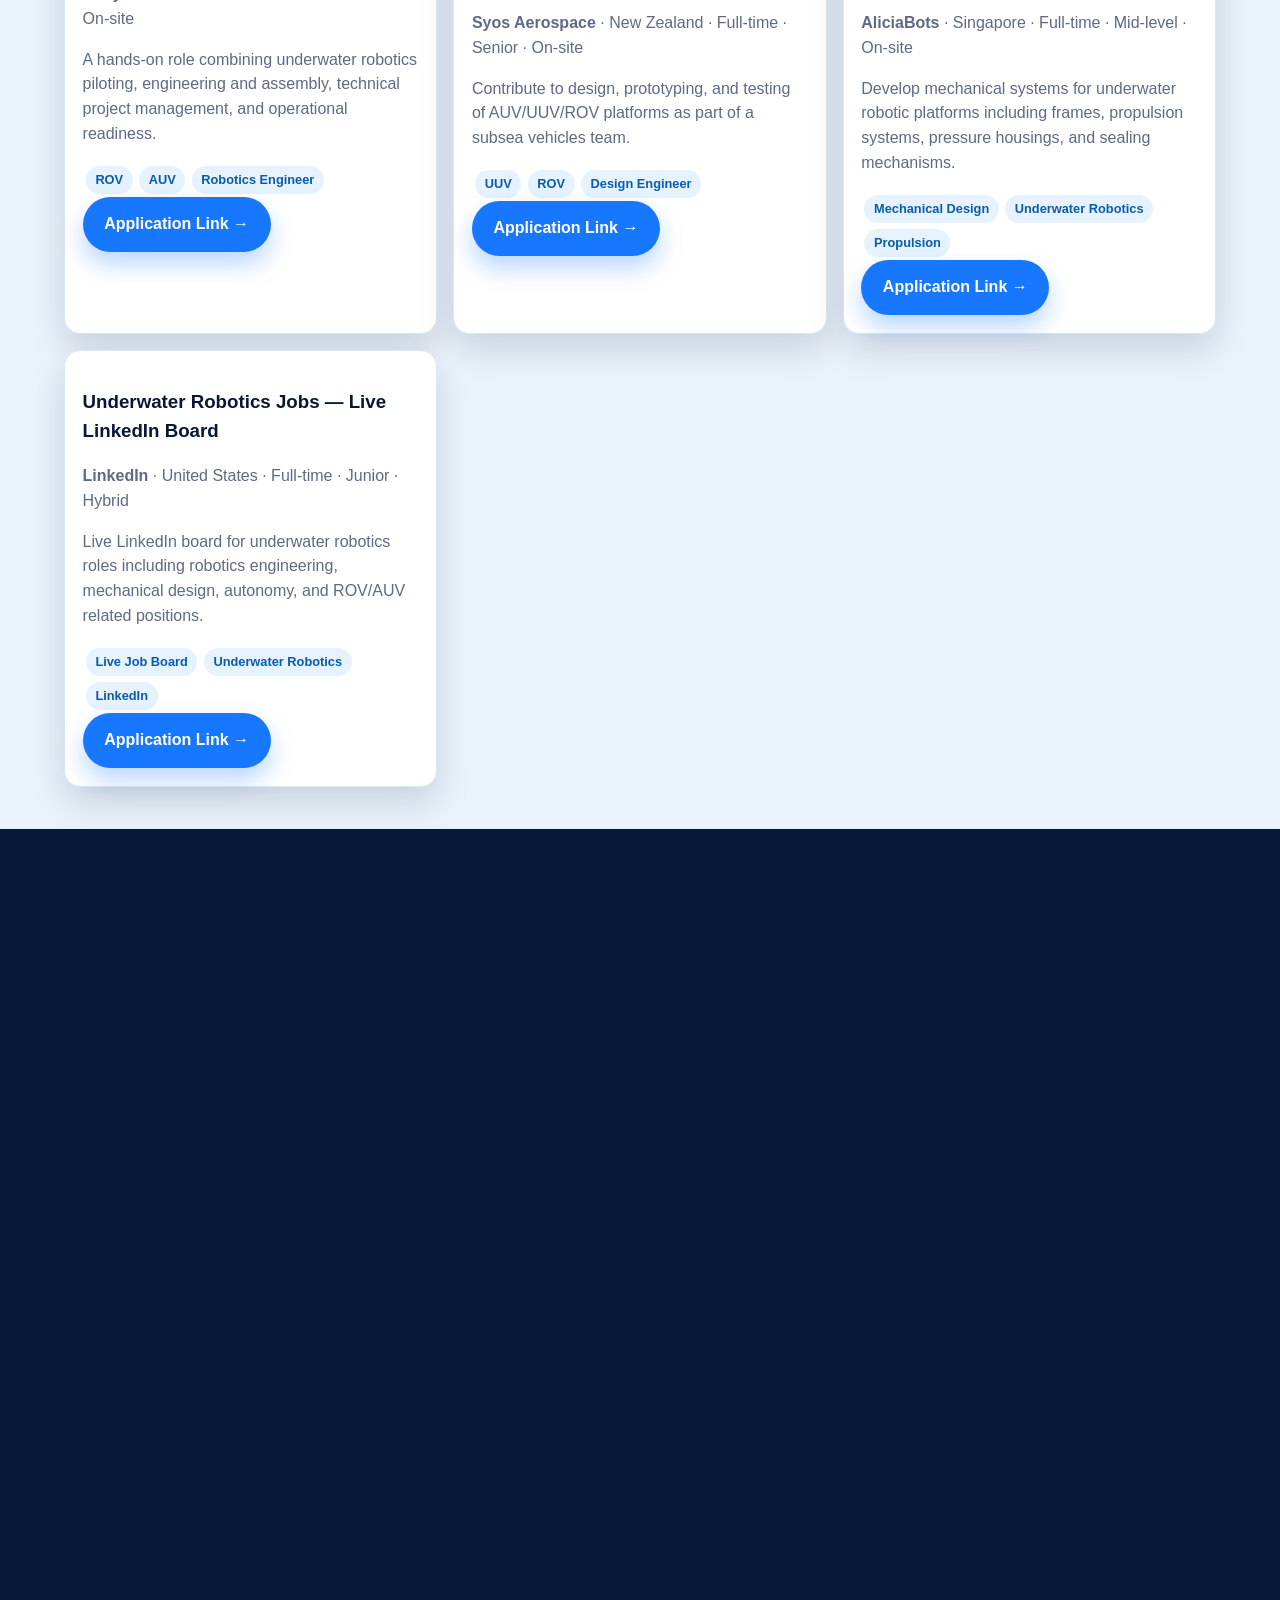
<file: jobs.html>
<!DOCTYPE html>
<html lang="en">
<head><meta charset="UTF-8" /><meta name="viewport" content="width=device-width, initial-scale=1.0" /><title>ROV Jobs — Deep Dive Robotics</title><link rel="stylesheet" href="style.css" /></head>
<body data-page="jobs">
<div class="page-transition"></div>
<nav class="topbar"><a class="brand" href="index.html"><img src="deepdive-logo.svg" alt="Deep Dive Robotics logo" /></a><button class="nav-toggle" aria-label="Toggle menu">☰</button><ul class="nav-menu"><li><a href="index.html">Home</a></li><li><a href="tools.html">Tools</a></li><li><a href="learning.html">Learning</a></li><li><a href="videos.html">Videos</a></li><li><a class="active" href="jobs.html">Jobs</a></li><li><a href="careers.html">Careers</a></li><li><a href="about.html">About</a></li></ul></nav>
<header class="page-hero clean"><span class="mini-label">Career discovery</span><h1>ROV & Marine Robotics Jobs</h1><p>Filter demo listings and open real application/search pages for each job type.</p></header>
<main class="jobs-page">
  <p class="notice-line">These cards link to specific external job pages or live job boards. Job availability can change quickly, so if a specific posting closes, use the related company board card.</p>
  <div class="filter-panel">
    <input id="jobKeyword" type="search" placeholder="Search: ROV, software, perception..." />
    <select id="jobCountry"><option value="">All countries</option></select>
    <select id="jobType"><option value="">All types</option><option>Internship</option><option>Full-time</option><option>Part-time</option><option>Contract</option></select>
    <select id="jobExperience"><option value="">All levels</option><option>Student</option><option>Junior</option><option>Mid-level</option><option>Senior</option></select>
    <select id="jobMode"><option value="">All modes</option><option>Remote</option><option>Hybrid</option><option>On-site</option></select>
  </div>
  <p id="jobCount" class="result-count"></p>
  <section id="jobsResults" class="job-grid"></section>
</main>
<script src="script.js"></script>
</body></html>
</file>
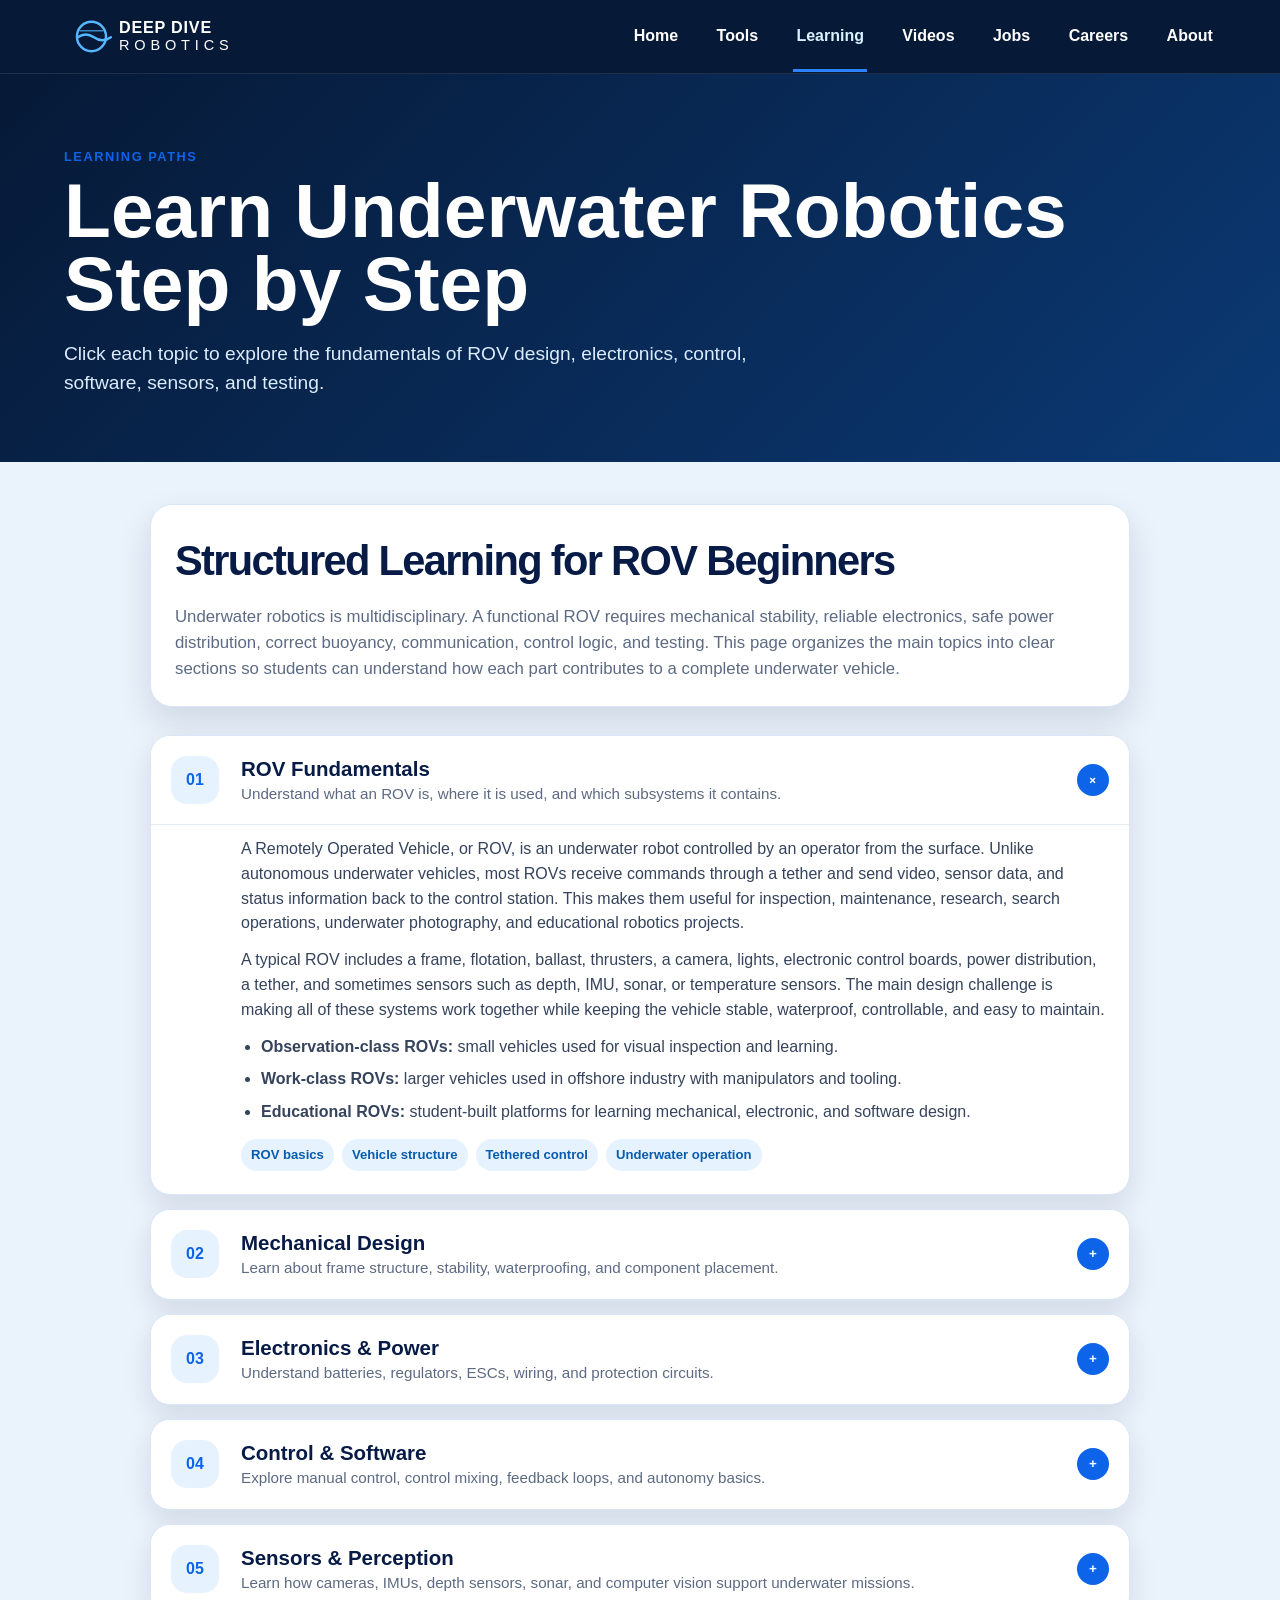
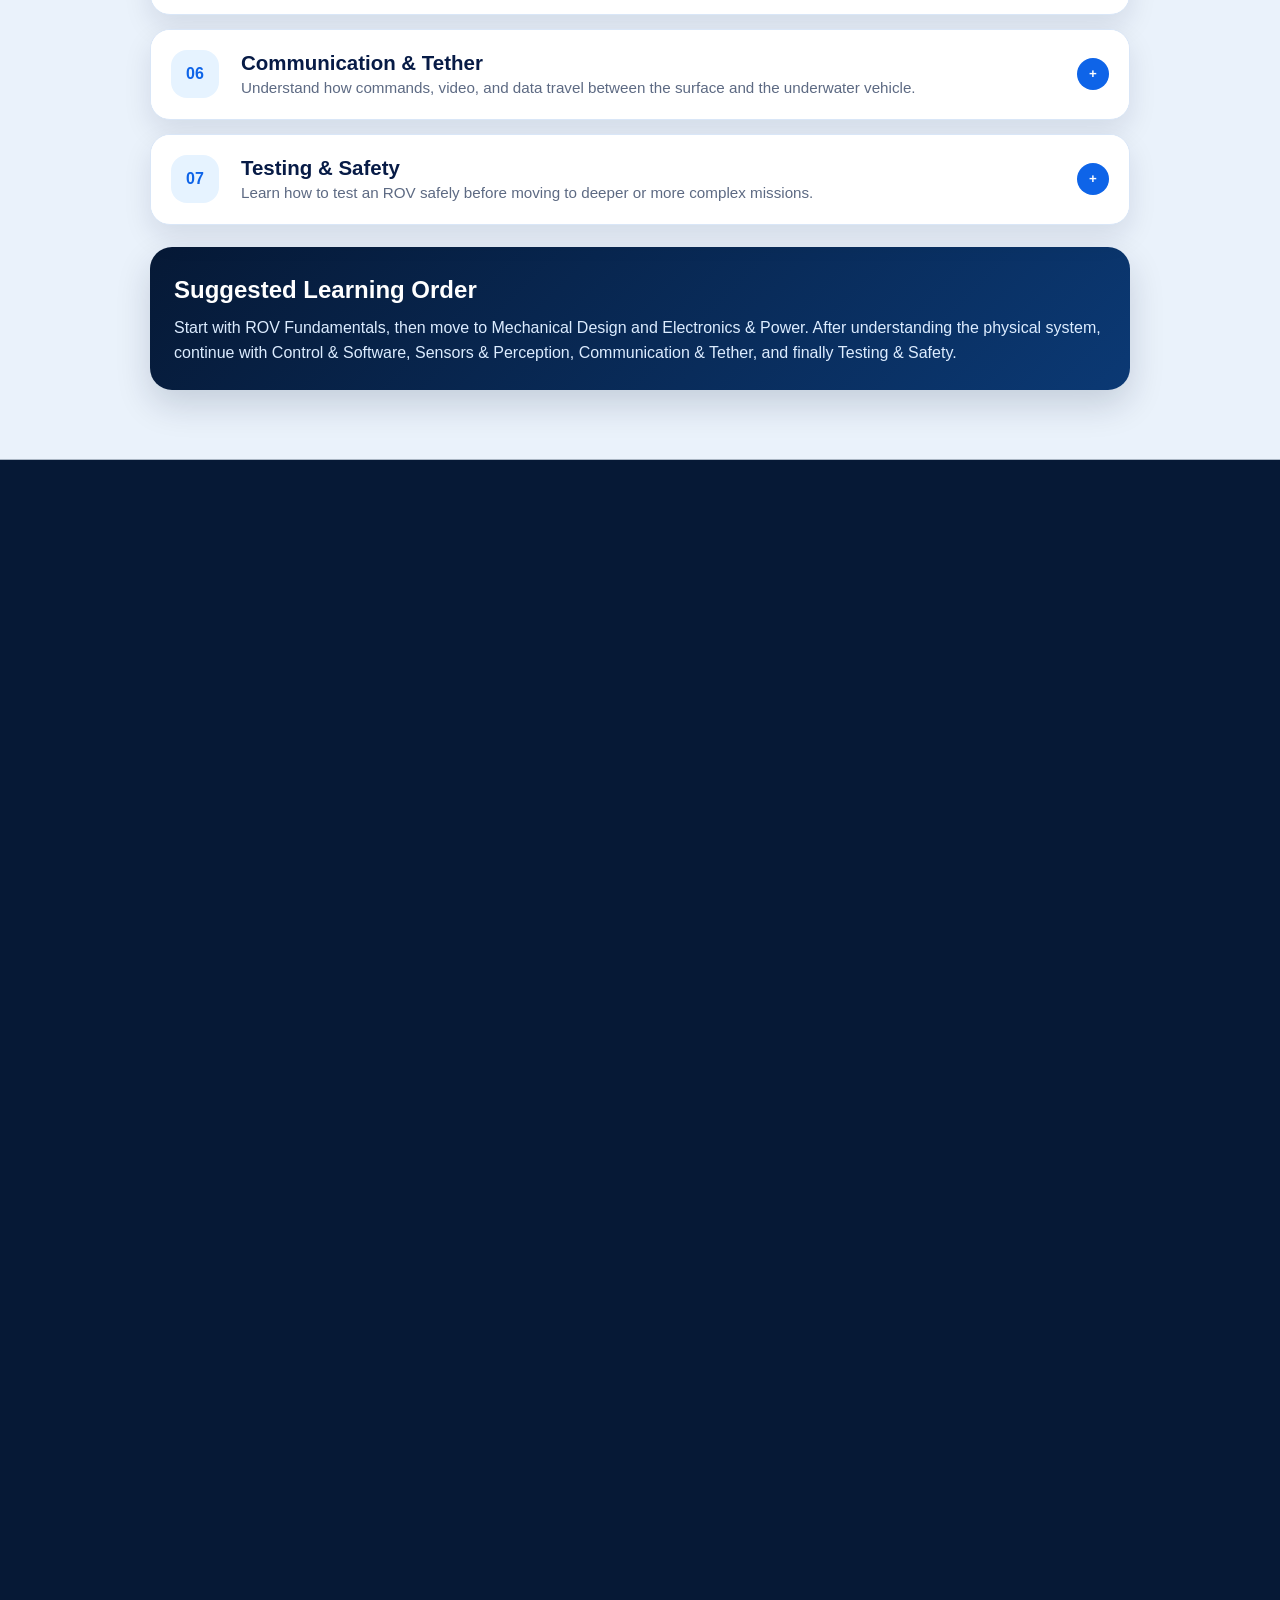
<file: learning.html>
<!DOCTYPE html>
<html lang="en">
<head>
  <meta charset="UTF-8" />
  <meta name="viewport" content="width=device-width, initial-scale=1.0" />

  <title>Learning — Deep Dive Robotics</title>
  <link rel="stylesheet" href="style.css" />

  <style>
    .learning-detail-page {
      padding: 42px 5vw 70px;
      background: #eaf2fb;
    }

    .learning-intro {
      max-width: 980px;
      margin: 0 auto 28px;
      background: #ffffff;
      border: 1px solid #d9e6f7;
      border-radius: 22px;
      padding: 24px;
      box-shadow: 0 15px 35px rgba(5,24,55,.12);
    }

    .learning-intro h2 {
      margin: 0 0 10px;
      color: #071b46;
      font-size: clamp(1.7rem, 4vw, 2.6rem);
      letter-spacing: -0.04em;
    }

    .learning-intro p {
      color: #5d6a83;
      margin: 0;
      font-size: 1.05rem;
    }

    .accordion-wrap {
      max-width: 980px;
      margin: 0 auto;
      display: grid;
      gap: 14px;
    }

    .accordion-item {
      background: #ffffff;
      border: 1px solid #d9e6f7;
      border-radius: 20px;
      overflow: hidden;
      box-shadow: 0 12px 28px rgba(5,24,55,.10);
    }

    .accordion-btn {
      width: 100%;
      border: 0;
      background: #ffffff;
      display: grid;
      grid-template-columns: 56px 1fr 32px;
      gap: 14px;
      align-items: center;
      text-align: left;
      padding: 20px;
      cursor: pointer;
      color: #071735;
    }

    .accordion-number {
      width: 48px;
      height: 48px;
      border-radius: 16px;
      background: #e6f3ff;
      color: #0e64e8;
      display: grid;
      place-items: center;
      font-weight: 900;
      font-size: 1rem;
    }

    .accordion-title h3 {
      margin: 0 0 4px;
      font-size: 1.28rem;
      color: #071b46;
    }

    .accordion-title p {
      margin: 0;
      color: #5d6a83;
      font-size: .95rem;
    }

    .accordion-icon {
      width: 32px;
      height: 32px;
      border-radius: 50%;
      background: #0e64e8;
      color: white;
      display: grid;
      place-items: center;
      font-weight: 900;
      transition: transform .25s ease;
    }

    .accordion-item.open .accordion-icon {
      transform: rotate(45deg);
    }

    .accordion-content {
      max-height: 0;
      overflow: hidden;
      transition: max-height .35s ease;
      border-top: 1px solid transparent;
    }

    .accordion-item.open .accordion-content {
      border-top-color: #e4edf8;
    }

    .accordion-inner {
      padding: 0 24px 24px 90px;
      color: #35435c;
    }

    .accordion-inner p {
      margin: 12px 0;
      color: #35435c;
    }

    .accordion-inner ul {
      margin: 12px 0;
      padding-left: 20px;
    }

    .accordion-inner li {
      margin: 8px 0;
    }

    .learning-tags {
      display: flex;
      flex-wrap: wrap;
      gap: 8px;
      margin-top: 14px;
    }

    .learning-tags span {
      background: #e6f3ff;
      color: #085bae;
      border-radius: 999px;
      padding: 6px 10px;
      font-weight: 800;
      font-size: .82rem;
    }

    .learning-note {
      max-width: 980px;
      margin: 22px auto 0;
      background: linear-gradient(135deg, #061936, #0b3974);
      color: white;
      border-radius: 22px;
      padding: 24px;
      box-shadow: 0 15px 35px rgba(5,24,55,.16);
    }

    .learning-note h2 {
      margin: 0 0 8px;
      color: white;
    }

    .learning-note p {
      margin: 0;
      color: #dcecff;
    }

    @media(max-width: 700px) {
      .accordion-btn {
        grid-template-columns: 44px 1fr 28px;
        gap: 10px;
        padding: 16px;
      }

      .accordion-number {
        width: 40px;
        height: 40px;
        border-radius: 13px;
      }

      .accordion-inner {
        padding: 0 18px 20px 18px;
      }
    }
  </style>
</head>

<body data-page="learning">
  <div class="page-transition"></div>

  <nav class="topbar">
    <a class="brand" href="index.html">
      <img src="deepdive-logo.svg" alt="Deep Dive Robotics logo" />
    </a>
    <button class="nav-toggle" aria-label="Toggle menu">☰</button>
    <ul class="nav-menu">
      <li><a href="index.html">Home</a></li>
      <li><a href="tools.html">Tools</a></li>
      <li><a class="active" href="learning.html">Learning</a></li>
      <li><a href="videos.html">Videos</a></li>
      <li><a href="jobs.html">Jobs</a></li>
      <li><a href="careers.html">Careers</a></li>
      <li><a href="about.html">About</a></li>
    </ul>
  </nav>

  <header class="page-hero clean">
    <span class="mini-label">Learning paths</span>
    <h1>Learn Underwater Robotics Step by Step</h1>
    <p>Click each topic to explore the fundamentals of ROV design, electronics, control, software, sensors, and testing.</p>
  </header>

  <main class="learning-detail-page">
    <section class="learning-intro">
      <h2>Structured Learning for ROV Beginners</h2>
      <p>
        Underwater robotics is multidisciplinary. A functional ROV requires mechanical stability, reliable electronics,
        safe power distribution, correct buoyancy, communication, control logic, and testing. This page organizes the
        main topics into clear sections so students can understand how each part contributes to a complete underwater vehicle.
      </p>
    </section>

    <section class="accordion-wrap">

      <article class="accordion-item open">
        <button class="accordion-btn" type="button">
          <span class="accordion-number">01</span>
          <span class="accordion-title">
            <h3>ROV Fundamentals</h3>
            <p>Understand what an ROV is, where it is used, and which subsystems it contains.</p>
          </span>
          <span class="accordion-icon">+</span>
        </button>
        <div class="accordion-content">
          <div class="accordion-inner">
            <p>
              A Remotely Operated Vehicle, or ROV, is an underwater robot controlled by an operator from the surface.
              Unlike autonomous underwater vehicles, most ROVs receive commands through a tether and send video,
              sensor data, and status information back to the control station. This makes them useful for inspection,
              maintenance, research, search operations, underwater photography, and educational robotics projects.
            </p>
            <p>
              A typical ROV includes a frame, flotation, ballast, thrusters, a camera, lights, electronic control boards,
              power distribution, a tether, and sometimes sensors such as depth, IMU, sonar, or temperature sensors.
              The main design challenge is making all of these systems work together while keeping the vehicle stable,
              waterproof, controllable, and easy to maintain.
            </p>
            <ul>
              <li><strong>Observation-class ROVs:</strong> small vehicles used for visual inspection and learning.</li>
              <li><strong>Work-class ROVs:</strong> larger vehicles used in offshore industry with manipulators and tooling.</li>
              <li><strong>Educational ROVs:</strong> student-built platforms for learning mechanical, electronic, and software design.</li>
            </ul>
            <div class="learning-tags">
              <span>ROV basics</span><span>Vehicle structure</span><span>Tethered control</span><span>Underwater operation</span>
            </div>
          </div>
        </div>
      </article>

      <article class="accordion-item">
        <button class="accordion-btn" type="button">
          <span class="accordion-number">02</span>
          <span class="accordion-title">
            <h3>Mechanical Design</h3>
            <p>Learn about frame structure, stability, waterproofing, and component placement.</p>
          </span>
          <span class="accordion-icon">+</span>
        </button>
        <div class="accordion-content">
          <div class="accordion-inner">
            <p>
              Mechanical design determines how strong, stable, and practical the ROV will be. The frame must carry
              thrusters, electronics housings, cameras, lights, and payloads while resisting impacts and water forces.
              For student ROVs, common frame materials include PVC, aluminum, acrylic, 3D printed parts, and composite
              structures. The design should also allow quick access for repair and testing.
            </p>
            <p>
              Stability is one of the most important mechanical topics. The center of buoyancy should generally be above
              the center of gravity so the ROV naturally returns to an upright position. Heavy parts such as batteries
              are usually placed lower, while flotation is placed higher. This layout reduces rolling and improves control.
            </p>
            <ul>
              <li><strong>Frame:</strong> supports the entire vehicle and protects internal components.</li>
              <li><strong>Buoyancy:</strong> provides upward force to balance vehicle weight.</li>
              <li><strong>Ballast:</strong> fine-tunes the vehicle toward neutral buoyancy.</li>
              <li><strong>Waterproofing:</strong> protects electronics through sealed enclosures, cable glands, and connectors.</li>
            </ul>
            <div class="learning-tags">
              <span>Frame design</span><span>Buoyancy</span><span>Stability</span><span>Waterproofing</span>
            </div>
          </div>
        </div>
      </article>

      <article class="accordion-item">
        <button class="accordion-btn" type="button">
          <span class="accordion-number">03</span>
          <span class="accordion-title">
            <h3>Electronics & Power</h3>
            <p>Understand batteries, regulators, ESCs, wiring, and protection circuits.</p>
          </span>
          <span class="accordion-icon">+</span>
        </button>
        <div class="accordion-content">
          <div class="accordion-inner">
            <p>
              The electronics system provides energy and control signals to every part of the ROV. A basic ROV usually
              includes a battery or surface power supply, voltage regulators, motor drivers or ESCs, a microcontroller
              or onboard computer, sensors, camera modules, and communication hardware. The power system must be sized
              according to thruster current, mission duration, and safety limits.
            </p>
            <p>
              Underwater electronics must be designed carefully because water leakage, voltage drop, overheating, and
              current spikes can damage the system. Good practice includes using fuses, proper cable thickness, waterproof
              connectors, strain relief, and clear wiring documentation. Separating high-power motor lines from low-power
              signal lines also helps reduce electrical noise.
            </p>
            <ul>
              <li><strong>Battery capacity:</strong> affects mission duration and total system weight.</li>
              <li><strong>Voltage regulators:</strong> convert battery voltage to levels needed by computers and sensors.</li>
              <li><strong>ESCs:</strong> control brushless thrusters based on command signals.</li>
              <li><strong>Protection:</strong> fuses, switches, and emergency stops improve system safety.</li>
            </ul>
            <div class="learning-tags">
              <span>Power distribution</span><span>ESC</span><span>Battery</span><span>Protection</span>
            </div>
          </div>
        </div>
      </article>

      <article class="accordion-item">
        <button class="accordion-btn" type="button">
          <span class="accordion-number">04</span>
          <span class="accordion-title">
            <h3>Control & Software</h3>
            <p>Explore manual control, control mixing, feedback loops, and autonomy basics.</p>
          </span>
          <span class="accordion-icon">+</span>
        </button>
        <div class="accordion-content">
          <div class="accordion-inner">
            <p>
              Control software converts operator commands into thruster outputs. For a simple ROV, joystick inputs can
              be mapped to forward, backward, vertical, yaw, and lateral movements. If the ROV has multiple thrusters,
              the software must mix these commands correctly so each motor contributes to the desired movement.
            </p>
            <p>
              More advanced ROVs use feedback from sensors such as IMU, depth sensors, and cameras. A depth-hold mode,
              for example, uses a pressure sensor to measure depth and a control algorithm to adjust vertical thrusters.
              Autonomous features can include station keeping, visual tracking, waypoint movement, or object detection.
            </p>
            <ul>
              <li><strong>Manual mode:</strong> operator controls the ROV directly through joystick commands.</li>
              <li><strong>Control mixing:</strong> distributes motion commands to individual thrusters.</li>
              <li><strong>Feedback control:</strong> uses sensors to maintain depth, heading, or position.</li>
              <li><strong>Autonomy:</strong> adds perception and decision-making for advanced missions.</li>
            </ul>
            <div class="learning-tags">
              <span>Joystick control</span><span>Thruster mixing</span><span>PID</span><span>Autonomy</span>
            </div>
          </div>
        </div>
      </article>

      <article class="accordion-item">
        <button class="accordion-btn" type="button">
          <span class="accordion-number">05</span>
          <span class="accordion-title">
            <h3>Sensors & Perception</h3>
            <p>Learn how cameras, IMUs, depth sensors, sonar, and computer vision support underwater missions.</p>
          </span>
          <span class="accordion-icon">+</span>
        </button>
        <div class="accordion-content">
          <div class="accordion-inner">
            <p>
              Sensors allow the ROV to understand its environment and its own motion. Cameras are the most common
              sensor because visual feedback is essential for piloting. Lights are usually required because underwater
              environments can be dark or turbid. Depth sensors help measure vertical position, while IMUs estimate
              orientation, roll, pitch, and yaw.
            </p>
            <p>
              In advanced systems, sonar and computer vision are used for navigation, mapping, object detection, and
              inspection tasks. Underwater perception is difficult because light absorption, bubbles, particles, and
              low contrast can reduce image quality. This is why sensor placement and lighting are important design choices.
            </p>
            <ul>
              <li><strong>Camera:</strong> provides live visual feedback to the operator.</li>
              <li><strong>Depth sensor:</strong> supports depth monitoring and depth-hold control.</li>
              <li><strong>IMU:</strong> measures orientation and helps stabilize the vehicle.</li>
              <li><strong>Sonar:</strong> helps detect objects where visibility is poor.</li>
            </ul>
            <div class="learning-tags">
              <span>Camera</span><span>Depth sensor</span><span>IMU</span><span>Sonar</span><span>Computer vision</span>
            </div>
          </div>
        </div>
      </article>

      <article class="accordion-item">
        <button class="accordion-btn" type="button">
          <span class="accordion-number">06</span>
          <span class="accordion-title">
            <h3>Communication & Tether</h3>
            <p>Understand how commands, video, and data travel between the surface and the underwater vehicle.</p>
          </span>
          <span class="accordion-icon">+</span>
        </button>
        <div class="accordion-content">
          <div class="accordion-inner">
            <p>
              Most ROVs use a tether because radio signals do not travel well underwater. The tether can carry power,
              control signals, video, and sensor data. It also provides a physical connection to the surface, which can
              be useful for recovery but can also create drag and movement restrictions.
            </p>
            <p>
              Tether design depends on the size of the ROV and mission requirements. A small educational ROV may use a
              simple cable bundle, while a more advanced ROV may use Ethernet, fiber optic communication, or surface power
              transmission. A good tether should be flexible, strong, neutrally buoyant if possible, and resistant to water.
            </p>
            <ul>
              <li><strong>Control data:</strong> sends operator commands from the surface to the vehicle.</li>
              <li><strong>Video stream:</strong> returns camera feed to the pilot station.</li>
              <li><strong>Power transmission:</strong> can come from onboard battery or surface supply.</li>
              <li><strong>Tether management:</strong> prevents tangling, excessive drag, and mission limitations.</li>
            </ul>
            <div class="learning-tags">
              <span>Tether</span><span>Ethernet</span><span>Video stream</span><span>Surface station</span>
            </div>
          </div>
        </div>
      </article>

      <article class="accordion-item">
        <button class="accordion-btn" type="button">
          <span class="accordion-number">07</span>
          <span class="accordion-title">
            <h3>Testing & Safety</h3>
            <p>Learn how to test an ROV safely before moving to deeper or more complex missions.</p>
          </span>
          <span class="accordion-icon">+</span>
        </button>
        <div class="accordion-content">
          <div class="accordion-inner">
            <p>
              Testing should start before the ROV enters water. Electrical continuity, power distribution, motor direction,
              communication, and camera feed should be checked on the bench. Waterproof enclosures should be inspected
              carefully, and leak tests should be performed without powering sensitive electronics whenever possible.
            </p>
            <p>
              Water testing should begin in a controlled environment such as a small pool or tank. The first tests should
              focus on buoyancy, stability, basic movement, and emergency stop behavior. After each test, the vehicle
              should be inspected for leaks, loose fasteners, cable damage, and overheating components.
            </p>
            <ul>
              <li><strong>Bench test:</strong> verify electronics and software before water exposure.</li>
              <li><strong>Leak test:</strong> check enclosures and connectors before powering the vehicle underwater.</li>
              <li><strong>Pool test:</strong> validate buoyancy, stability, and control response.</li>
              <li><strong>Safety:</strong> use fuses, emergency stop, clear wiring, and supervision during tests.</li>
            </ul>
            <div class="learning-tags">
              <span>Leak testing</span><span>Pool test</span><span>Emergency stop</span><span>Safety checklist</span>
            </div>
          </div>
        </div>
      </article>

    </section>

    <section class="learning-note">
      <h2>Suggested Learning Order</h2>
      <p>
        Start with ROV Fundamentals, then move to Mechanical Design and Electronics & Power. After understanding the physical
        system, continue with Control & Software, Sensors & Perception, Communication & Tether, and finally Testing & Safety.
      </p>
    </section>
  </main>

  <script>
    document.querySelectorAll('.accordion-item').forEach((item) => {
      const button = item.querySelector('.accordion-btn');
      const content = item.querySelector('.accordion-content');

      function setHeight() {
        if (item.classList.contains('open')) {
          content.style.maxHeight = content.scrollHeight + 'px';
        } else {
          content.style.maxHeight = '0px';
        }
      }

      button.addEventListener('click', () => {
        item.classList.toggle('open');
        setHeight();
      });

      setHeight();
      window.addEventListener('resize', setHeight);
    });
  </script>

  <script src="script.js"></script>
</body>
</html>
</file>
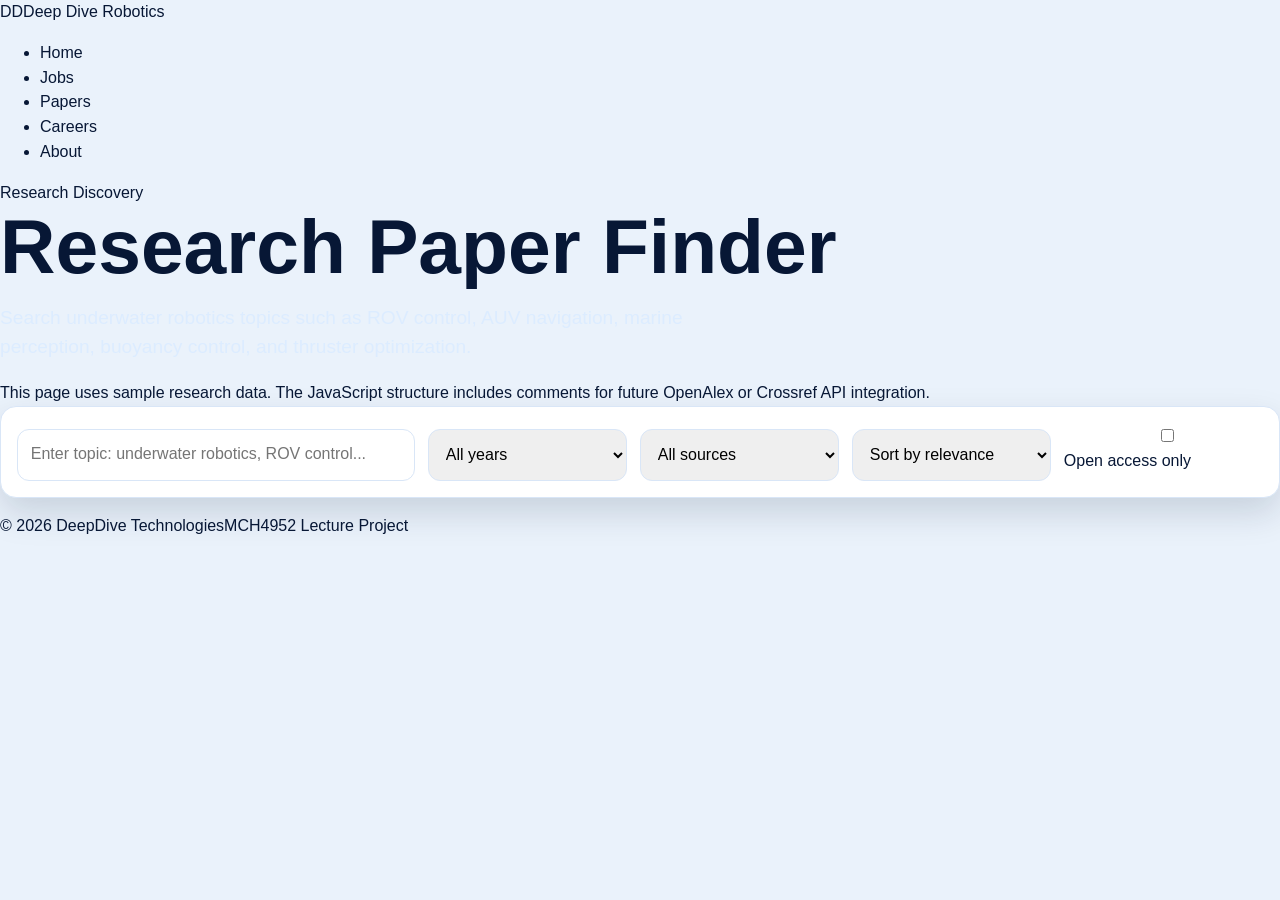
<file: papers.html>
<!DOCTYPE html>
<html lang="en">
<head>
  <meta charset="UTF-8" /><meta name="viewport" content="width=device-width, initial-scale=1.0" />
  <title>Research Paper Finder — Deep Dive Robotics</title>
  <link rel="stylesheet" href="style.css" />
</head>
<body data-page="papers">
  <nav class="navbar"><div class="nav-inner"><a href="index.html" class="nav-logo"><span class="nav-logo-icon">DD</span>Deep Dive Robotics</a><button class="nav-toggle" aria-label="Toggle navigation">&#9776;</button><ul class="nav-links"><li><a href="index.html">Home</a></li><li><a href="jobs.html">Jobs</a></li><li><a href="papers.html" class="active">Papers</a></li><li><a href="careers.html">Careers</a></li><li><a href="about.html">About</a></li></ul></div></nav>

  <header class="page-hero">
    <div class="container">
      <span class="eyebrow">Research Discovery</span>
      <h1>Research Paper Finder</h1>
      <p>Search underwater robotics topics such as ROV control, AUV navigation, marine perception, buoyancy control, and thruster optimization.</p>
    </div>
  </header>

  <main class="section">
    <div class="container">
      <div class="notice">This page uses sample research data. The JavaScript structure includes comments for future OpenAlex or Crossref API integration.</div>
      <div class="filter-panel">
        <input id="paperKeyword" type="search" placeholder="Enter topic: underwater robotics, ROV control..." />
        <select id="paperYear"><option value="">All years</option></select>
        <select id="paperSource"><option value="">All sources</option></select>
        <select id="paperSort"><option value="relevance">Sort by relevance</option><option value="newest">Newest first</option></select>
        <label class="checkbox-row"><input type="checkbox" id="paperOpenAccess" /> Open access only</label>
      </div>
      <div class="results-meta"><span id="paperCount"></span></div>
      <div id="papersResults" class="results-grid"></div>
    </div>
  </main>

  <footer class="footer"><div class="container footer-bottom"><span>© 2026 DeepDive Technologies</span><span>MCH4952 Lecture Project</span></div></footer>
  <script src="script.js"></script>
</body>
</html>
</file>
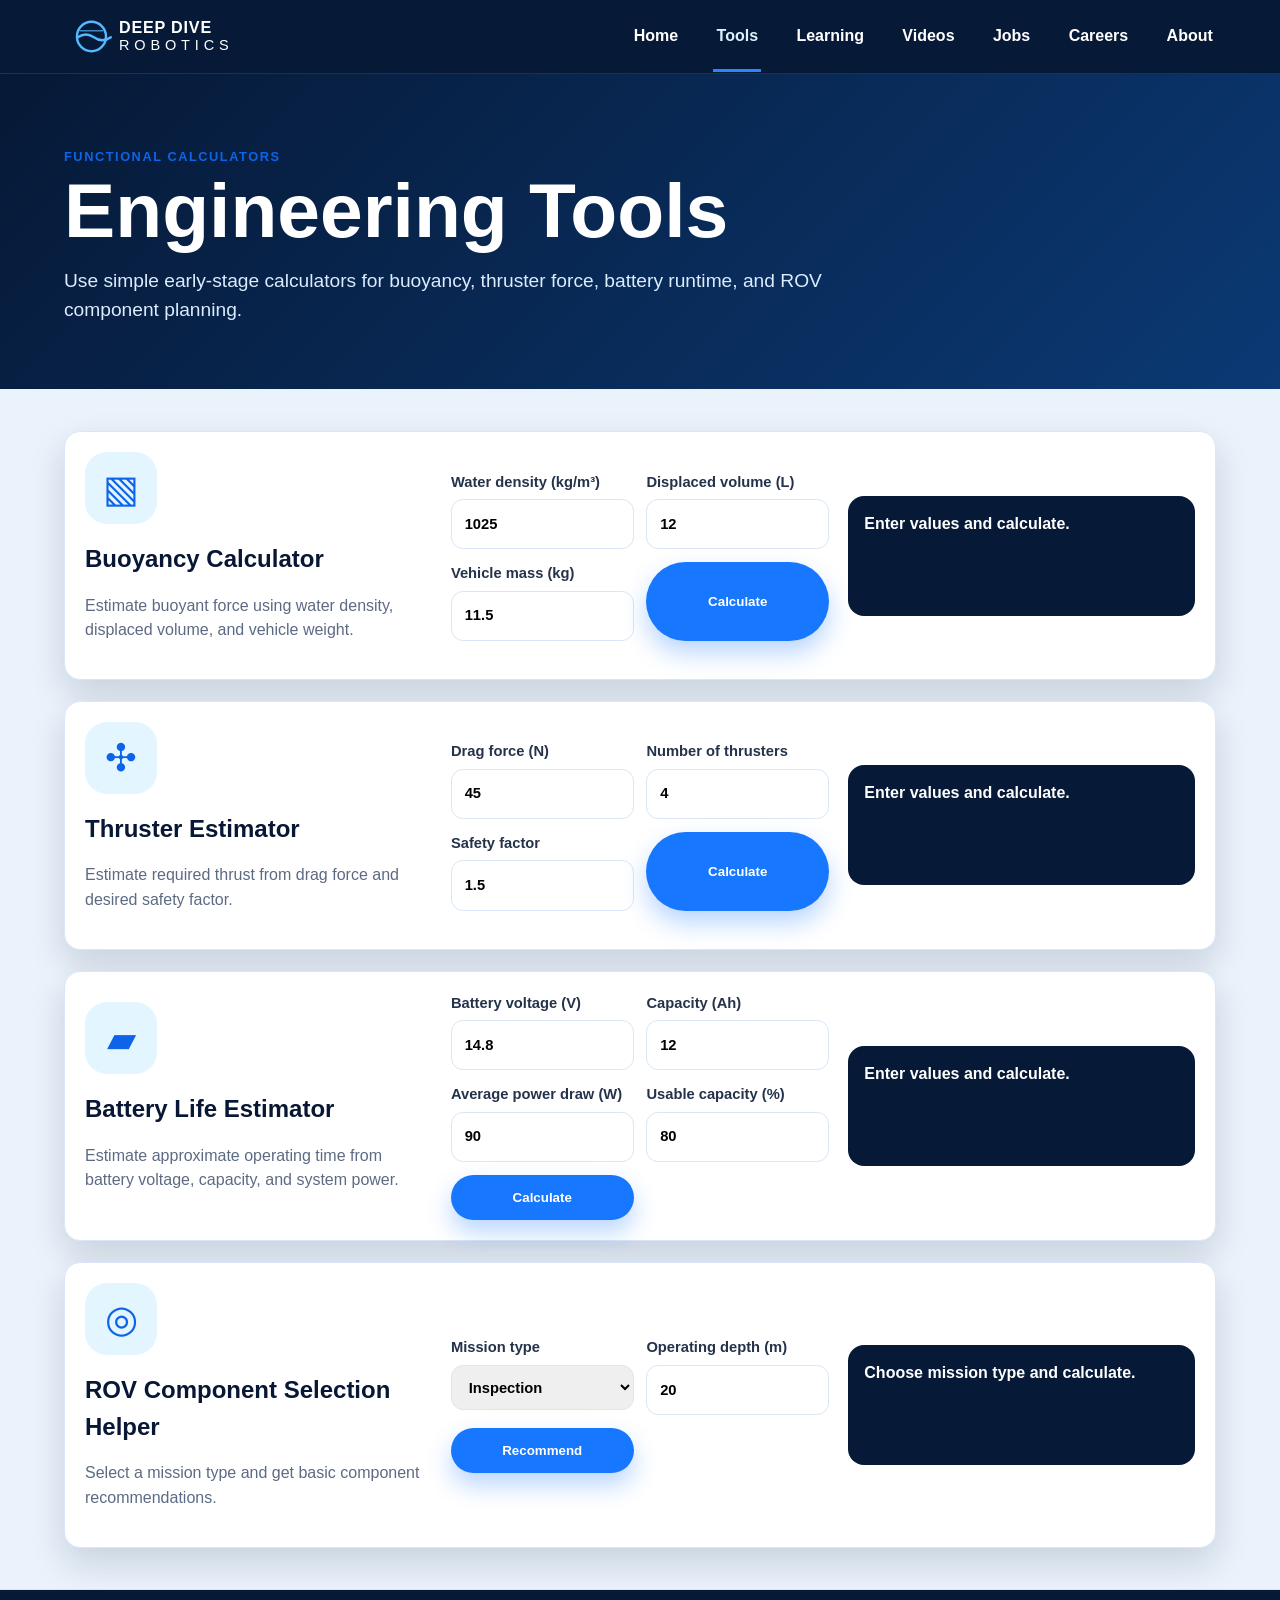
<file: tools.html>
<!DOCTYPE html>
<html lang="en">
<head>
  <meta charset="UTF-8" /><meta name="viewport" content="width=device-width, initial-scale=1.0" />
  <title>Engineering Tools — Deep Dive Robotics</title>
  <link rel="stylesheet" href="style.css" />
</head>
<body data-page="tools">
  <div class="page-transition"></div>
  <nav class="topbar">
    <a class="brand" href="index.html"><img src="deepdive-logo.svg" alt="Deep Dive Robotics logo" /></a>
    <button class="nav-toggle" aria-label="Toggle menu">☰</button>
    <ul class="nav-menu">
      <li><a href="index.html">Home</a></li><li><a class="active" href="tools.html">Tools</a></li><li><a href="learning.html">Learning</a></li><li><a href="videos.html">Videos</a></li><li><a href="jobs.html">Jobs</a></li><li><a href="careers.html">Careers</a></li><li><a href="about.html">About</a></li>
    </ul>
  </nav>

  <header class="page-hero clean">
    <span class="mini-label">Functional calculators</span>
    <h1>Engineering Tools</h1>
    <p>Use simple early-stage calculators for buoyancy, thruster force, battery runtime, and ROV component planning.</p>
  </header>

  <main class="tool-page">
    <section class="calculator-card" id="buoyancy">
      <div class="calc-info">
        <span class="calc-icon">▧</span>
        <h2>Buoyancy Calculator</h2>
        <p>Estimate buoyant force using water density, displaced volume, and vehicle weight.</p>
      </div>
      <form class="calc-form" data-calc="buoyancy">
        <label>Water density (kg/m³)<input type="number" name="density" value="1025" step="1" /></label>
        <label>Displaced volume (L)<input type="number" name="volume" value="12" step="0.1" /></label>
        <label>Vehicle mass (kg)<input type="number" name="mass" value="11.5" step="0.1" /></label>
        <button class="btn primary" type="submit">Calculate</button>
      </form>
      <div class="calc-result" id="buoyancyResult">Enter values and calculate.</div>
    </section>

    <section class="calculator-card" id="thruster">
      <div class="calc-info">
        <span class="calc-icon">✣</span>
        <h2>Thruster Estimator</h2>
        <p>Estimate required thrust from drag force and desired safety factor.</p>
      </div>
      <form class="calc-form" data-calc="thruster">
        <label>Drag force (N)<input type="number" name="drag" value="45" step="0.1" /></label>
        <label>Number of thrusters<input type="number" name="count" value="4" step="1" min="1" /></label>
        <label>Safety factor<input type="number" name="safety" value="1.5" step="0.1" /></label>
        <button class="btn primary" type="submit">Calculate</button>
      </form>
      <div class="calc-result" id="thrusterResult">Enter values and calculate.</div>
    </section>

    <section class="calculator-card" id="battery">
      <div class="calc-info">
        <span class="calc-icon">▰</span>
        <h2>Battery Life Estimator</h2>
        <p>Estimate approximate operating time from battery voltage, capacity, and system power.</p>
      </div>
      <form class="calc-form" data-calc="battery">
        <label>Battery voltage (V)<input type="number" name="voltage" value="14.8" step="0.1" /></label>
        <label>Capacity (Ah)<input type="number" name="capacity" value="12" step="0.1" /></label>
        <label>Average power draw (W)<input type="number" name="power" value="90" step="1" /></label>
        <label>Usable capacity (%)<input type="number" name="usable" value="80" step="1" /></label>
        <button class="btn primary" type="submit">Calculate</button>
      </form>
      <div class="calc-result" id="batteryResult">Enter values and calculate.</div>
    </section>

    <section class="calculator-card" id="component">
      <div class="calc-info">
        <span class="calc-icon">◎</span>
        <h2>ROV Component Selection Helper</h2>
        <p>Select a mission type and get basic component recommendations.</p>
      </div>
      <form class="calc-form" data-calc="component">
        <label>Mission type
          <select name="mission">
            <option value="inspection">Inspection</option>
            <option value="research">Research / Sampling</option>
            <option value="competition">Student Competition</option>
            <option value="mapping">Mapping / Survey</option>
          </select>
        </label>
        <label>Operating depth (m)<input type="number" name="depth" value="20" step="1" /></label>
        <button class="btn primary" type="submit">Recommend</button>
      </form>
      <div class="calc-result" id="componentResult">Choose mission type and calculate.</div>
    </section>
  </main>

  <script src="script.js"></script>
</body>
</html>
</file>
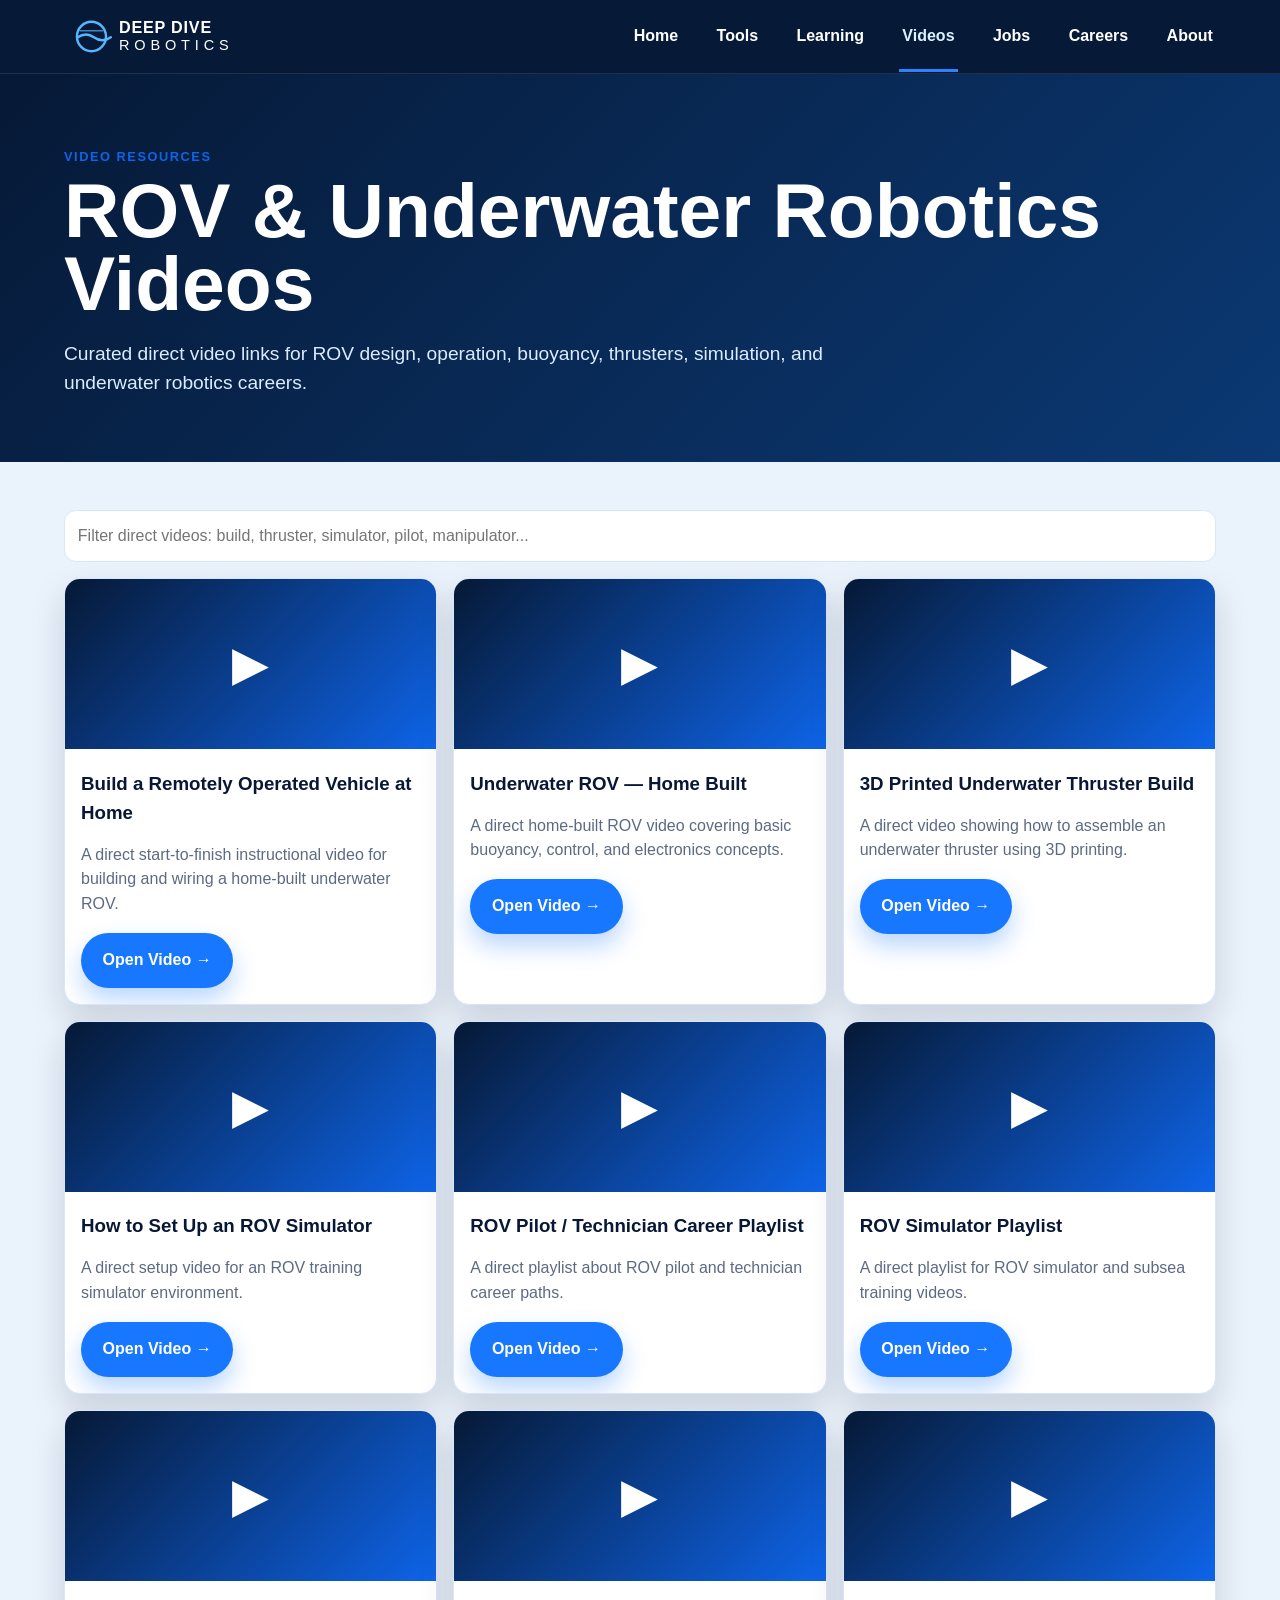
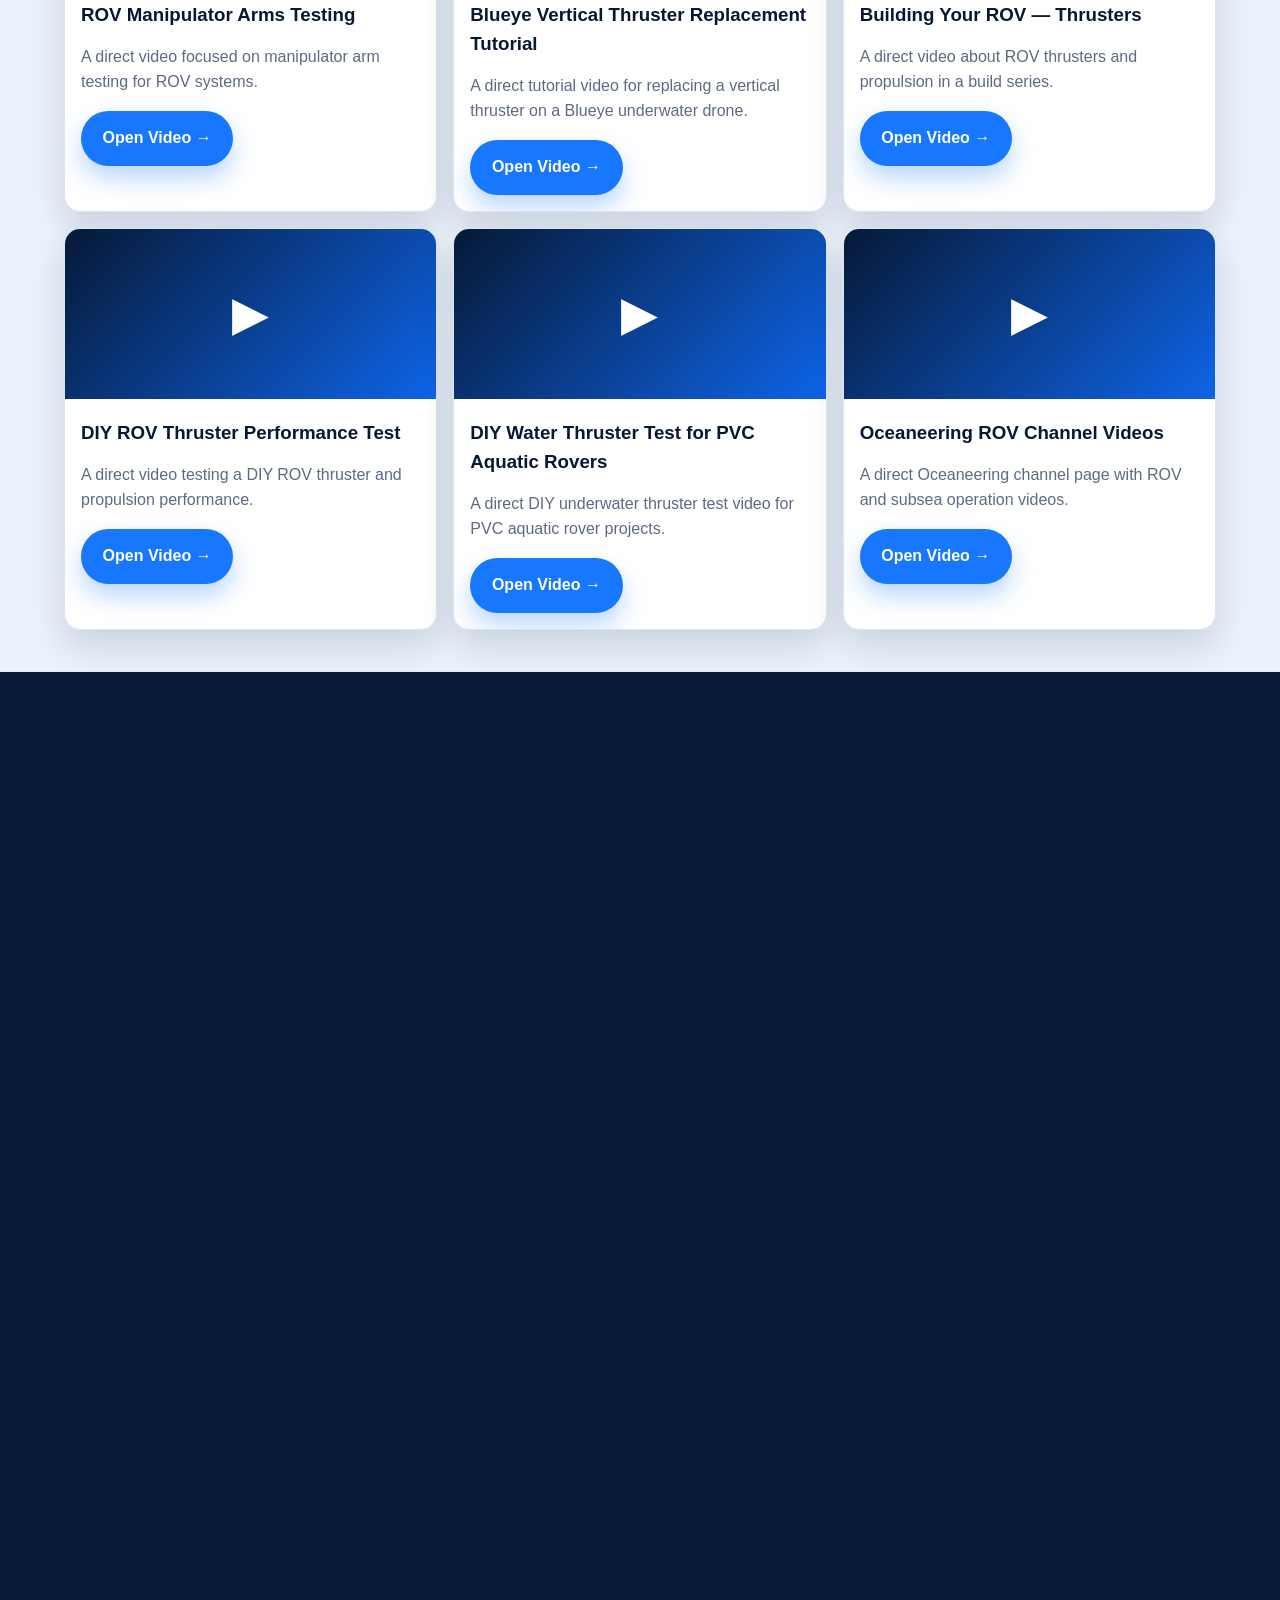
<file: videos.html>
<!DOCTYPE html>
<html lang="en">
<head><meta charset="UTF-8" /><meta name="viewport" content="width=device-width, initial-scale=1.0" /><title>ROV Videos — Deep Dive Robotics</title><link rel="stylesheet" href="style.css" /></head>
<body data-page="videos">
<div class="page-transition"></div>
<nav class="topbar"><a class="brand" href="index.html"><img src="deepdive-logo.svg" alt="Deep Dive Robotics logo" /></a><button class="nav-toggle" aria-label="Toggle menu">☰</button><ul class="nav-menu"><li><a href="index.html">Home</a></li><li><a href="tools.html">Tools</a></li><li><a href="learning.html">Learning</a></li><li><a class="active" href="videos.html">Videos</a></li><li><a href="jobs.html">Jobs</a></li><li><a href="careers.html">Careers</a></li><li><a href="about.html">About</a></li></ul></nav>
<header class="page-hero clean"><span class="mini-label">Video resources</span><h1>ROV & Underwater Robotics Videos</h1><p>Curated direct video links for ROV design, operation, buoyancy, thrusters, simulation, and underwater robotics careers.</p></header>
<main class="video-page">
  <div class="video-search-panel">
    <input id="videoFilter" type="search" placeholder="Filter direct videos: build, thruster, simulator, pilot, manipulator..." />
  </div>
  <section id="videoGrid" class="video-grid"></section>
</main>
<script src="script.js"></script>
</body></html>
</file>
<file: style.css>
*{box-sizing:border-box} :root{--navy:#061936;--navy2:#092759;--blue:#0e64e8;--sky:#69bfff;--ice:#eef6ff;--card:#fff;--text:#071735;--muted:#5d6a83;--line:#d9e6f7;--shadow:0 15px 35px rgba(5,24,55,.15)} body{margin:0;background:#eaf2fb;color:var(--text);font-family:Inter,Arial,Helvetica,sans-serif;line-height:1.55} a{text-decoration:none;color:inherit} img{max-width:100%;display:block}.page-transition{position:fixed;inset:0;background:var(--navy);z-index:999;transform:translateY(100%);pointer-events:none}.page-transition.active{animation:pageSlide .48s ease both}@keyframes pageSlide{0%{transform:translateY(100%)}45%{transform:translateY(0)}100%{transform:translateY(-100%)}}body{animation:fadeIn .55s ease both}@keyframes fadeIn{from{opacity:0;transform:translateY(10px)}to{opacity:1;transform:none}}.topbar{height:74px;background:#061936;display:flex;align-items:center;justify-content:space-between;padding:0 5vw;position:sticky;top:0;z-index:50;border-bottom:1px solid rgba(255,255,255,.1)}.brand img{width:210px;height:auto}.nav-menu{display:flex;align-items:center;gap:2rem;list-style:none;margin:0;padding:0}.nav-menu a{color:white;font-weight:700;padding:1.55rem .2rem;border-bottom:3px solid transparent}.nav-menu a.active,.nav-menu a:hover{border-color:#2d83ff;color:#d9f2ff}.nav-toggle{display:none;background:none;border:0;color:white;font-size:2rem}.hero-ui{min-height:430px;background:radial-gradient(circle at 70% 45%,rgba(36,130,225,.42),transparent 28%),linear-gradient(90deg,rgba(4,15,33,.95),rgba(6,25,54,.75),rgba(6,25,54,.45)),linear-gradient(180deg,#0b3f78,#061936);position:relative;overflow:hidden;display:grid;grid-template-columns:1fr 1fr;align-items:center;padding:50px 5vw;color:white}.hero-ui:before{content:"";position:absolute;inset:0;background:repeating-linear-gradient(0deg,rgba(255,255,255,.04),rgba(255,255,255,.04) 1px,transparent 1px,transparent 90px);opacity:.25}.hero-text{position:relative;z-index:2}.hero-text h1{font-size:clamp(4rem,8vw,7.5rem);line-height:.92;margin:0 0 1rem;letter-spacing:-.06em}.hero-text p{font-size:1.45rem;max-width:560px;color:#dcecff;margin:0 0 1.5rem}.hero-actions{display:flex;gap:1rem;flex-wrap:wrap}.btn{display:inline-flex;align-items:center;justify-content:center;gap:.45rem;border:0;border-radius:999px;padding:.95rem 1.35rem;font-weight:800;cursor:pointer}.btn.primary{background:#1777ff;color:white;box-shadow:0 12px 25px rgba(23,119,255,.3)}.btn.ghost{background:rgba(255,255,255,.12);color:white;border:1px solid rgba(255,255,255,.24)}.rov-visual{position:relative;height:300px;z-index:1}.rov-body{position:absolute;right:7%;top:55px;width:430px;height:155px;background:linear-gradient(120deg,#dcefff,#6a7f96 55%,#15213a);border-radius:70px 30px 30px 70px;box-shadow:0 35px 70px rgba(0,0,0,.45);transform:skewX(-8deg)}.rov-body:before{content:"";position:absolute;inset:22px 40px;border:8px solid rgba(2,13,30,.75);border-radius:40px}.thruster{position:absolute;width:80px;height:80px;border-radius:50%;border:12px solid #061936;background:radial-gradient(circle,#5ab7ff 0 10%,#10284e 12% 55%,#020916 56%)}.t1{left:20px;top:92px}.t2{left:125px;top:105px}.t3{right:100px;top:105px}.t4{right:10px;top:92px}.light{position:absolute;width:20px;height:20px;background:#dffaff;border-radius:50%;box-shadow:0 0 30px 14px #6de7ff}.one{left:130px;top:72px}.two{left:168px;top:72px}.cable{position:absolute;right:0;top:20px;width:360px;height:140px;border-top:5px solid #c9a12b;border-radius:50%;transform:rotate(8deg)}.quick-cards{display:grid;grid-template-columns:repeat(4,1fr);gap:1rem;margin:-28px 5vw 0;position:relative;z-index:3}.quick-card,.tool-preview,.calculator-card,.learning-card,.job-card,.video-card,.founder-card,.apply,.about-story section,.career-story,.positions{background:white;border:1px solid var(--line);border-radius:16px;box-shadow:var(--shadow)}.quick-card{display:grid;grid-template-columns:70px 1fr 28px;gap:1rem;align-items:center;padding:1.15rem}.quick-icon{width:62px;height:62px;border-radius:18px;background:#dcecff;color:var(--blue);display:grid;place-items:center;font-size:2rem}.quick-card h3,.tool-preview h3{margin:.1rem 0;color:#071b46}.quick-card p,.tool-preview p{margin:0;color:#1b2b55;font-size:.95rem}.featured,.home-story,.tool-page,.content-grid,.video-page,.jobs-page,.careers-layout,.about-story{padding:42px 5vw}.section-title-row{display:flex;align-items:center;justify-content:space-between;margin-bottom:1rem}.section-title-row h2{font-size:2rem;margin:0;color:#071b46}.section-title-row a{color:#0e64e8;font-weight:800}.tool-preview-grid{display:grid;grid-template-columns:repeat(3,1fr);gap:1rem}.tool-preview{display:grid;grid-template-columns:95px 1fr 24px;gap:1rem;align-items:center;padding:1rem}.tool-art{height:90px;border-radius:12px;display:grid;place-items:center;font-size:3rem}.buoy{background:#dff3ff;color:#064f9f}.thr{background:#e5edff;color:#064f9f}.batt{background:#def4df;color:#167343}.home-story{display:grid;grid-template-columns:1.4fr 1fr;gap:1.5rem;align-items:center}.home-story h2{font-size:2.6rem;line-height:1.05;margin:.5rem 0}.mini-label{display:inline-block;color:#0e64e8;text-transform:uppercase;font-weight:900;letter-spacing:.12em;font-size:.8rem}.metric-boxes{display:grid;gap:1rem}.metric-boxes div{background:#061936;color:white;border-radius:18px;padding:1.2rem}.metric-boxes strong{display:block;font-size:2.2rem;color:#72d8ff}.site-footer{background:#061936;color:white;display:grid;grid-template-columns:1.7fr 1fr 1fr 1.7fr;gap:2rem;padding:34px 5vw}.site-footer img{width:190px}.site-footer a{display:block;color:#d8e8ff;margin:.25rem 0}.site-footer p{color:#c9d8ee}.subscribe{display:flex}.subscribe input{flex:1;background:#0a234c;color:white;border:1px solid #294a7d;border-radius:10px 0 0 10px;padding:.9rem}.subscribe button{border:0;background:#1677ff;color:white;border-radius:0 10px 10px 0;padding:0 1rem}.page-hero.clean{padding:70px 5vw 45px;background:linear-gradient(135deg,#061936,#0b3974);color:white}.page-hero h1{font-size:clamp(2.8rem,6vw,5rem);line-height:.95;margin:.3rem 0}.page-hero p{font-size:1.2rem;max-width:760px;color:#dcecff}.tool-page{display:grid;gap:1.3rem}.calculator-card{display:grid;grid-template-columns:1.1fr 1.2fr 1.1fr;gap:1.2rem;padding:1.25rem;align-items:center}.calc-icon{width:72px;height:72px;border-radius:22px;background:#e3f5ff;color:#0e64e8;display:grid;place-items:center;font-size:2.4rem;margin-bottom:1rem}.calc-info h2{margin:0}.calc-info p{color:var(--muted)}.calc-form{display:grid;grid-template-columns:repeat(2,1fr);gap:.8rem}.calc-form label{font-weight:800;color:#24324a;font-size:.92rem}.calc-form input,.calc-form select,.filter-panel input,.filter-panel select,.video-search-panel input,.apply input,.apply select,.apply textarea{width:100%;margin-top:.35rem;border:1px solid var(--line);border-radius:12px;padding:.8rem;font:inherit}.calc-result{background:#061936;color:white;border-radius:16px;padding:1rem;min-height:120px;font-weight:700}.content-grid{display:grid;grid-template-columns:repeat(2,1fr);gap:1rem}.learning-card{padding:1.4rem}.learning-card span{color:#0e64e8;font-weight:900}.learning-card h2{margin:.5rem 0}.video-search-panel{margin-bottom:1rem}.video-grid,.job-grid,.position-grid{display:grid;grid-template-columns:repeat(3,1fr);gap:1rem}.video-card{overflow:hidden}.video-thumb{height:170px;background:linear-gradient(135deg,#061936,#0e64e8);display:grid;place-items:center;color:white;font-size:3rem}.video-card div:last-child{padding:1rem}.video-card h3{margin:.2rem 0}.video-card p,.job-card p{color:var(--muted)}.filter-panel{display:grid;grid-template-columns:2fr 1fr 1fr 1fr 1fr;gap:.8rem;background:white;padding:1rem;border-radius:16px;box-shadow:var(--shadow);border:1px solid var(--line);margin-bottom:1rem}.result-count{font-weight:800;color:#32425f}.job-card{padding:1.1rem}.tag{display:inline-block;background:#e6f3ff;color:#085bae;border-radius:999px;padding:.25rem .6rem;margin:.2rem;font-weight:800;font-size:.8rem}.career-story{padding:1.4rem;display:grid;grid-template-columns:1.3fr 360px;gap:2rem}.founder-card{padding:1rem;text-align:center}.founder-card img{border-radius:16px;aspect-ratio:3/4;object-fit:cover;width:100%}.positions,.apply{padding:1.4rem;margin-top:1.2rem}.position-grid article{background:#f4f8ff;padding:1rem;border-radius:14px}.apply form{display:grid;gap:.8rem;max-width:700px}.about-hero{padding:70px 5vw;background:linear-gradient(135deg,#061936,#0b3974);color:white;display:grid;grid-template-columns:1.2fr 330px;gap:2rem;align-items:center}.about-hero img{border-radius:24px;box-shadow:var(--shadow);aspect-ratio:3/4;object-fit:cover}.about-story{display:grid;gap:1rem}.about-story section{padding:1.6rem}.quote-box{background:#061936!important;color:white!important}.quote-box h2{color:white}.quote-box p{font-size:1.4rem;color:#dcecff}@media(max-width:980px){.nav-toggle{display:block}.nav-menu{display:none;position:absolute;top:74px;left:0;right:0;background:#061936;flex-direction:column;align-items:stretch;padding:1rem 5vw;gap:.2rem}.nav-menu.open{display:flex}.nav-menu a{display:block;padding:.8rem 0}.hero-ui,.home-story,.calculator-card,.career-story,.about-hero,.site-footer{grid-template-columns:1fr}.quick-cards,.tool-preview-grid,.video-grid,.job-grid,.content-grid,.position-grid{grid-template-columns:1fr}.filter-panel,.calc-form{grid-template-columns:1fr}.rov-visual{display:none}.hero-text h1{font-size:4rem}.brand img{width:180px}}
.work-values{display:flex;flex-wrap:wrap;gap:.55rem;margin-top:1rem}.work-values span{background:#e6f3ff;color:#085bae;border-radius:999px;padding:.45rem .75rem;font-weight:800}
.position-grid.detailed{grid-template-columns:repeat(2,1fr)}.position-grid.detailed article p{color:#4f5f78}.subscribe-message{font-size:.9rem;color:#bdefff;margin:.5rem 0 0}
@media(max-width:980px){.position-grid.detailed{grid-template-columns:1fr}}

.notice-line{background:#e8f5ff;border:1px solid #b9e4ff;color:#0b3763;border-radius:14px;padding:1rem;margin:0 0 1rem;font-weight:700}
</file>
<file: app.css>

</file>
